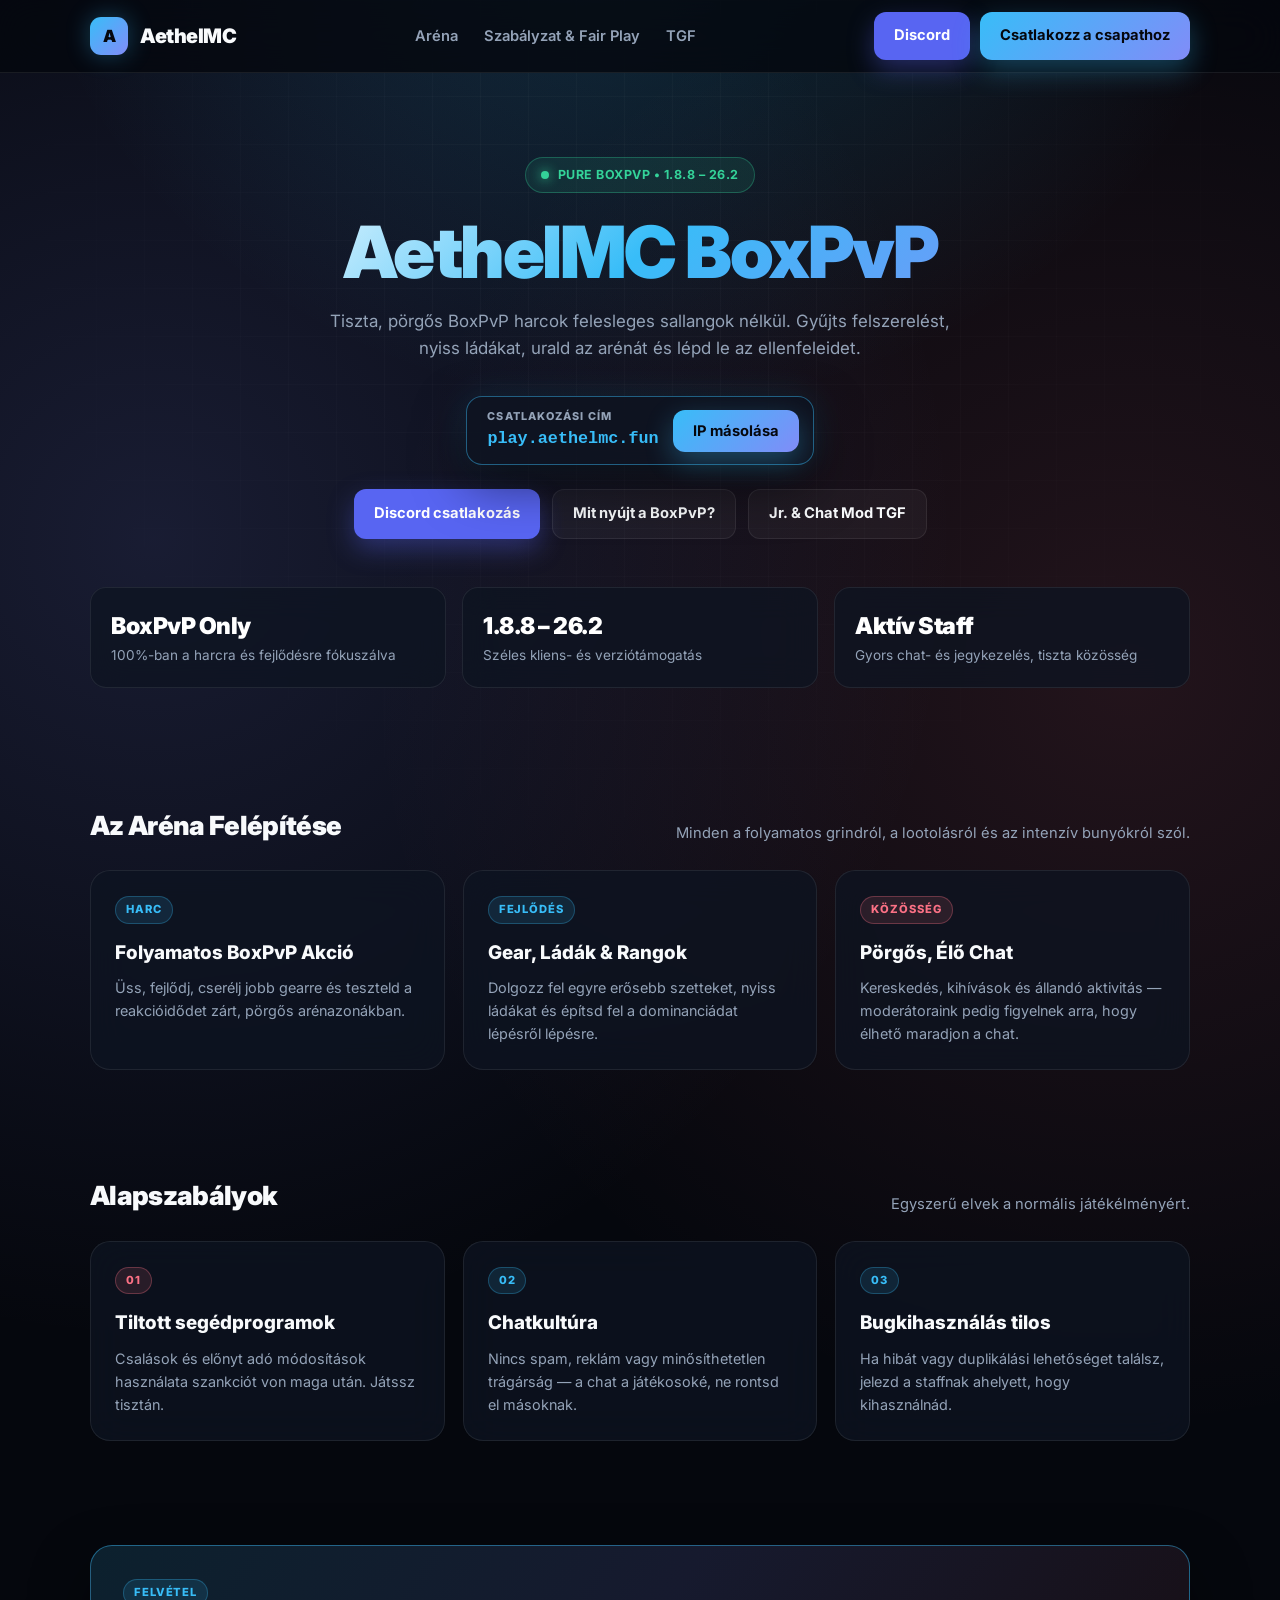
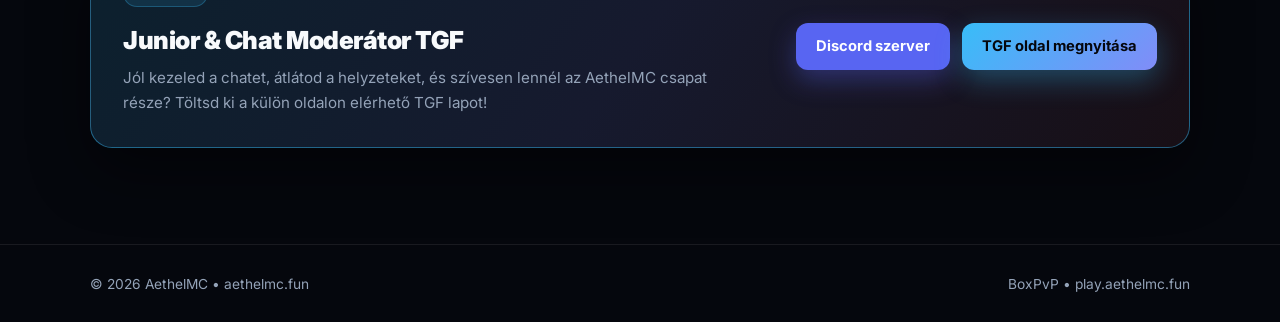
<file: index.html>
<!DOCTYPE html>
<html lang="hu">
<head>
  <meta charset="UTF-8" />
  <meta name="viewport" content="width=device-width, initial-scale=1.0" />
  <title>AethelMC — BoxPvP Arena</title>
  <link rel="preconnect" href="https://fonts.googleapis.com" />
  <link rel="preconnect" href="https://fonts.gstatic.com" crossorigin />
  <link href="https://fonts.googleapis.com/css2?family=Inter:wght@400;500;600;700;800;900&display=swap" rel="stylesheet" />
  <style>
    :root {
      --bg-void: #05070d;
      --bg-panel: rgba(14, 20, 34, 0.76);
      --bg-panel-hover: rgba(20, 29, 48, 0.9);
      --border-subtle: rgba(255, 255, 255, 0.08);
      --border-neon: rgba(56, 189, 248, 0.45);
      --text-main: #f8fafc;
      --text-dim: #94a3b8;
      --cyan: #38bdf8;
      --violet: #818cf8;
      --discord: #5865f2;
      --discord-glow: rgba(88, 101, 242, 0.36);
      --rose: #fb7185;
      --emerald: #34d399;
      --glow-cyan: rgba(56, 189, 248, 0.32);
    }

    * {
      box-sizing: border-box;
      margin: 0;
      padding: 0;
    }

    html {
      scroll-behavior: smooth;
    }

    body {
      font-family: "Inter", system-ui, -apple-system, BlinkMacSystemFont, "Segoe UI", Roboto, sans-serif;
      background-color: var(--bg-void);
      color: var(--text-main);
      min-height: 100vh;
      overflow-x: hidden;
      line-height: 1.6;
      background-image:
        radial-gradient(ellipse 75% 45% at 50% -8%, rgba(56, 189, 248, 0.22), transparent 65%),
        radial-gradient(circle at 12% 28%, rgba(129, 140, 248, 0.16), transparent 45%),
        radial-gradient(circle at 88% 35%, rgba(251, 113, 133, 0.12), transparent 45%),
        linear-gradient(to bottom, rgba(5, 7, 13, 0.2), var(--bg-void));
    }

    .bg-grid {
      position: fixed;
      inset: 0;
      pointer-events: none;
      z-index: 0;
      background-image:
        linear-gradient(rgba(255, 255, 255, 0.025) 1px, transparent 1px),
        linear-gradient(90deg, rgba(255, 255, 255, 0.025) 1px, transparent 1px);
      background-size: 48px 48px;
      mask-image: radial-gradient(circle at 50% 25%, #000 20%, transparent 78%);
      -webkit-mask-image: radial-gradient(circle at 50% 25%, #000 20%, transparent 78%);
    }

    .wrap {
      position: relative;
      z-index: 1;
      max-width: 1140px;
      margin: 0 auto;
      padding: 0 20px;
    }

    /* Fejléc */
    header {
      position: sticky;
      top: 0;
      z-index: 40;
      backdrop-filter: blur(18px);
      -webkit-backdrop-filter: blur(18px);
      background: rgba(5, 7, 13, 0.78);
      border-bottom: 1px solid var(--border-subtle);
    }

    .nav-row {
      display: flex;
      align-items: center;
      justify-content: space-between;
      height: 72px;
      gap: 16px;
    }

    .logo {
      display: inline-flex;
      align-items: center;
      gap: 12px;
      text-decoration: none;
      color: var(--text-main);
      font-weight: 900;
      font-size: 1.25rem;
      letter-spacing: -0.025em;
    }

    .logo-badge {
      width: 38px;
      height: 38px;
      border-radius: 11px;
      display: grid;
      place-items: center;
      font-weight: 900;
      font-size: 1.05rem;
      color: #05070d;
      background: linear-gradient(135deg, var(--cyan), var(--violet));
      box-shadow: 0 0 24px var(--glow-cyan);
    }

    .nav-menu {
      display: flex;
      align-items: center;
      gap: 26px;
      list-style: none;
    }

    .nav-menu a {
      text-decoration: none;
      color: var(--text-dim);
      font-size: 0.92rem;
      font-weight: 600;
      transition: color 0.2s ease;
    }

    .nav-menu a:hover {
      color: var(--text-main);
    }

    .nav-actions {
      display: flex;
      align-items: center;
      gap: 10px;
    }

    .btn {
      display: inline-flex;
      align-items: center;
      justify-content: center;
      gap: 8px;
      border: none;
      border-radius: 12px;
      padding: 12px 20px;
      font-family: inherit;
      font-size: 0.92rem;
      font-weight: 700;
      cursor: pointer;
      text-decoration: none;
      transition: transform 0.15s ease, box-shadow 0.2s ease, background 0.2s ease, border-color 0.2s ease;
    }

    .btn:active {
      transform: scale(0.97);
    }

    .btn-neon {
      background: linear-gradient(135deg, var(--cyan), var(--violet));
      color: #05070d;
      box-shadow: 0 10px 28px var(--glow-cyan);
    }

    .btn-neon:hover {
      box-shadow: 0 14px 36px rgba(56, 189, 248, 0.45);
      transform: translateY(-1px);
    }

    .btn-discord {
      background: var(--discord);
      color: #ffffff;
      box-shadow: 0 10px 26px var(--discord-glow);
    }

    .btn-discord:hover {
      background: #4752c4;
      box-shadow: 0 14px 34px rgba(88, 101, 242, 0.48);
      transform: translateY(-1px);
    }

    .btn-outline {
      background: rgba(255, 255, 255, 0.04);
      color: var(--text-main);
      border: 1px solid var(--border-subtle);
    }

    .btn-outline:hover {
      border-color: var(--border-neon);
      background: rgba(56, 189, 248, 0.08);
    }

    /* Hero */
    .hero {
      padding: 84px 0 64px;
      text-align: center;
    }

    .live-chip {
      display: inline-flex;
      align-items: center;
      gap: 9px;
      padding: 7px 15px;
      border-radius: 999px;
      font-size: 0.78rem;
      font-weight: 700;
      letter-spacing: 0.04em;
      text-transform: uppercase;
      color: var(--emerald);
      background: rgba(52, 211, 153, 0.1);
      border: 1px solid rgba(52, 211, 153, 0.3);
      margin-bottom: 22px;
    }

    .pulse {
      width: 8px;
      height: 8px;
      border-radius: 50%;
      background: var(--emerald);
      box-shadow: 0 0 12px var(--emerald);
    }

    .hero-title {
      font-size: clamp(2.5rem, 7vw, 4.5rem);
      font-weight: 900;
      line-height: 1.04;
      letter-spacing: -0.035em;
      margin-bottom: 18px;
      background: linear-gradient(135deg, #ffffff 10%, var(--cyan) 50%, var(--violet) 95%);
      -webkit-background-clip: text;
      -webkit-text-fill-color: transparent;
    }

    .hero-sub {
      max-width: 640px;
      margin: 0 auto 34px;
      color: var(--text-dim);
      font-size: 1.06rem;
    }

    .ip-dock {
      display: inline-flex;
      align-items: center;
      flex-wrap: wrap;
      justify-content: center;
      gap: 14px;
      padding: 11px 14px 11px 20px;
      border-radius: 16px;
      background: var(--bg-panel);
      backdrop-filter: blur(20px);
      border: 1px solid var(--border-neon);
      box-shadow: 0 20px 50px rgba(0, 0, 0, 0.5), 0 0 35px rgba(56, 189, 248, 0.14);
      margin-bottom: 24px;
    }

    .ip-meta {
      text-align: left;
    }

    .ip-caption {
      display: block;
      font-size: 0.68rem;
      font-weight: 800;
      text-transform: uppercase;
      letter-spacing: 0.1em;
      color: var(--text-dim);
    }

    .ip-addr {
      font-family: ui-monospace, SFMono-Regular, Menlo, Monaco, Consolas, monospace;
      font-size: 1.05rem;
      font-weight: 800;
      color: var(--cyan);
    }

    .hero-cta {
      display: flex;
      justify-content: center;
      flex-wrap: wrap;
      gap: 12px;
    }

    /* Stat sáv */
    .stats-strip {
      display: grid;
      grid-template-columns: repeat(3, minmax(0, 1fr));
      gap: 16px;
      margin-top: 48px;
    }

    .stat-box {
      background: var(--bg-panel);
      backdrop-filter: blur(16px);
      border: 1px solid var(--border-subtle);
      border-radius: 16px;
      padding: 20px;
      text-align: left;
    }

    .stat-num {
      font-size: 1.45rem;
      font-weight: 900;
      letter-spacing: -0.02em;
      color: #ffffff;
    }

    .stat-label {
      font-size: 0.85rem;
      color: var(--text-dim);
    }

    /* Szekciók */
    section {
      padding: 52px 0;
    }

    .sec-header {
      display: flex;
      align-items: flex-end;
      justify-content: space-between;
      flex-wrap: wrap;
      gap: 12px;
      margin-bottom: 24px;
    }

    .sec-title {
      font-size: 1.65rem;
      font-weight: 900;
      letter-spacing: -0.025em;
    }

    .sec-desc {
      color: var(--text-dim);
      font-size: 0.92rem;
    }

    .cards-3 {
      display: grid;
      grid-template-columns: repeat(3, minmax(0, 1fr));
      gap: 18px;
    }

    .arena-card {
      position: relative;
      background: var(--bg-panel);
      backdrop-filter: blur(18px);
      border: 1px solid var(--border-subtle);
      border-radius: 20px;
      padding: 24px;
      transition: transform 0.2s ease, border-color 0.2s ease, background 0.2s ease, box-shadow 0.2s ease;
    }

    .arena-card:hover {
      transform: translateY(-4px);
      background: var(--bg-panel-hover);
      border-color: var(--border-neon);
      box-shadow: 0 20px 45px rgba(0, 0, 0, 0.45);
    }

    .pill {
      display: inline-block;
      font-size: 0.7rem;
      font-weight: 800;
      text-transform: uppercase;
      letter-spacing: 0.08em;
      padding: 4px 10px;
      border-radius: 999px;
      margin-bottom: 14px;
      color: var(--cyan);
      background: rgba(56, 189, 248, 0.12);
      border: 1px solid rgba(56, 189, 248, 0.28);
    }

    .pill-rose {
      color: var(--rose);
      background: rgba(251, 113, 133, 0.12);
      border-color: rgba(251, 113, 133, 0.3);
    }

    .arena-card h3 {
      font-size: 1.18rem;
      font-weight: 800;
      margin-bottom: 8px;
    }

    .arena-card p {
      color: var(--text-dim);
      font-size: 0.9rem;
    }

    /* TGF Banner */
    .tgf-banner {
      display: flex;
      align-items: center;
      justify-content: space-between;
      flex-wrap: wrap;
      gap: 24px;
      padding: 32px;
      border-radius: 22px;
      background:
        linear-gradient(125deg, rgba(56, 189, 248, 0.14), rgba(129, 140, 248, 0.14), rgba(251, 113, 133, 0.08));
      border: 1px solid var(--border-neon);
      box-shadow: 0 24px 60px rgba(0, 0, 0, 0.45);
    }

    .tgf-banner h2 {
      font-size: 1.55rem;
      font-weight: 900;
      letter-spacing: -0.02em;
      margin-bottom: 6px;
    }

    .tgf-banner p {
      color: var(--text-dim);
      max-width: 620px;
      font-size: 0.95rem;
    }

    .banner-actions {
      display: flex;
      flex-wrap: wrap;
      gap: 12px;
    }

    /* Lábléc */
    footer {
      margin-top: 44px;
      padding: 28px 0;
      border-top: 1px solid var(--border-subtle);
      color: var(--text-dim);
      font-size: 0.86rem;
    }

    .foot-row {
      display: flex;
      align-items: center;
      justify-content: space-between;
      flex-wrap: wrap;
      gap: 12px;
    }

    /* Toast */
    .toast {
      position: fixed;
      bottom: 24px;
      right: 24px;
      z-index: 90;
      background: #0b1220;
      color: var(--emerald);
      border: 1px solid rgba(52, 211, 153, 0.45);
      padding: 12px 18px;
      border-radius: 12px;
      font-size: 0.88rem;
      font-weight: 700;
      box-shadow: 0 16px 36px rgba(0, 0, 0, 0.55);
      opacity: 0;
      transform: translateY(12px);
      pointer-events: none;
      transition: opacity 0.2s ease, transform 0.2s ease;
    }

    .toast.visible {
      opacity: 1;
      transform: translateY(0);
    }

    @media (max-width: 820px) {
      .stats-strip,
      .cards-3 {
        grid-template-columns: 1fr;
      }
      .nav-menu {
        display: none;
      }
      .hero {
        padding: 60px 0 44px;
      }
    }
  </style>
</head>
<body>
  <div class="bg-grid" aria-hidden="true"></div>

  <header>
    <div class="wrap nav-row">
      <a href="#" class="logo">
        <span class="logo-badge">A</span>
        <span>AethelMC</span>
      </a>

      <ul class="nav-menu">
        <li><a href="#arena">Aréna</a></li>
        <li><a href="#rules">Szabályzat &amp; Fair Play</a></li>
        <li><a href="tgf.html">TGF</a></li>
      </ul>

      <div class="nav-actions">
        <a href="https://discord.gg/yTTQhZaFwf" target="_blank" rel="noopener noreferrer" class="btn btn-discord">Discord</a>
        <a href="tgf.html" class="btn btn-neon">Csatlakozz a csapathoz</a>
      </div>
    </div>
  </header>

  <main>
    <section class="hero">
      <div class="wrap">
        <div class="live-chip">
          <span class="pulse"></span>
          <span>Pure BoxPvP • 1.8.8 – 26.2</span>
        </div>

        <h1 class="hero-title">AethelMC BoxPvP</h1>
        <p class="hero-sub">
          Tiszta, pörgős BoxPvP harcok felesleges sallangok nélkül. Gyűjts felszerelést, nyiss ládákat, urald az arénát és lépd le az ellenfeleidet.
        </p>

        <div class="ip-dock">
          <div class="ip-meta">
            <span class="ip-caption">Csatlakozási cím</span>
            <span class="ip-addr" id="mc-ip">play.aethelmc.fun</span>
          </div>
          <button type="button" class="btn btn-neon" id="copy-ip">IP másolása</button>
        </div>

        <div class="hero-cta">
          <a href="https://discord.gg/yTTQhZaFwf" target="_blank" rel="noopener noreferrer" class="btn btn-discord">Discord csatlakozás</a>
          <a href="#arena" class="btn btn-outline">Mit nyújt a BoxPvP?</a>
          <a href="tgf.html" class="btn btn-outline">Jr. &amp; Chat Mod TGF</a>
        </div>

        <div class="stats-strip">
          <div class="stat-box">
            <div class="stat-num">BoxPvP Only</div>
            <div class="stat-label">100%-ban a harcra és fejlődésre fókuszálva</div>
          </div>
          <div class="stat-box">
            <div class="stat-num">1.8.8 – 26.2</div>
            <div class="stat-label">Széles kliens- és verziótámogatás</div>
          </div>
          <div class="stat-box">
            <div class="stat-num">Aktív Staff</div>
            <div class="stat-label">Gyors chat- és jegykezelés, tiszta közösség</div>
          </div>
        </div>
      </div>
    </section>

    <section id="arena">
      <div class="wrap">
        <div class="sec-header">
          <h2 class="sec-title">Az Aréna Felépítése</h2>
          <p class="sec-desc">Minden a folyamatos grindról, a lootolásról és az intenzív bunyókról szól.</p>
        </div>

        <div class="cards-3">
          <article class="arena-card">
            <span class="pill">Harc</span>
            <h3>Folyamatos BoxPvP Akció</h3>
            <p>Üss, fejlődj, cserélj jobb gearre és teszteld a reakcióidődet zárt, pörgős arénazonákban.</p>
          </article>

          <article class="arena-card">
            <span class="pill">Fejlődés</span>
            <h3>Gear, Ládák &amp; Rangok</h3>
            <p>Dolgozz fel egyre erősebb szetteket, nyiss ládákat és építsd fel a dominanciádat lépésről lépésre.</p>
          </article>

          <article class="arena-card">
            <span class="pill pill-rose">Közösség</span>
            <h3>Pörgős, Élő Chat</h3>
            <p>Kereskedés, kihívások és állandó aktivitás — moderátoraink pedig figyelnek arra, hogy élhető maradjon a chat.</p>
          </article>
        </div>
      </div>
    </section>

    <section id="rules">
      <div class="wrap">
        <div class="sec-header">
          <h2 class="sec-title">Alapszabályok</h2>
          <p class="sec-desc">Egyszerű elvek a normális játékélményért.</p>
        </div>

        <div class="cards-3">
          <article class="arena-card">
            <span class="pill pill-rose">01</span>
            <h3>Tiltott segédprogramok</h3>
            <p>Csalások és előnyt adó módosítások használata szankciót von maga után. Játssz tisztán.</p>
          </article>

          <article class="arena-card">
            <span class="pill">02</span>
            <h3>Chatkultúra</h3>
            <p>Nincs spam, reklám vagy minősíthetetlen trágárság — a chat a játékosoké, ne rontsd el másoknak.</p>
          </article>

          <article class="arena-card">
            <span class="pill">03</span>
            <h3>Bugkihasználás tilos</h3>
            <p>Ha hibát vagy duplikálási lehetőséget találsz, jelezd a staffnak ahelyett, hogy kihasználnád.</p>
          </article>
        </div>
      </div>
    </section>

    <section>
      <div class="wrap">
        <div class="tgf-banner">
          <div>
            <span class="pill">Felvétel</span>
            <h2>Junior &amp; Chat Moderátor TGF</h2>
            <p>
              Jól kezeled a chatet, átlátod a helyzeteket, és szívesen lennél az AethelMC csapat része? Töltsd ki a külön oldalon elérhető TGF lapot!
            </p>
          </div>
          <div class="banner-actions">
            <a href="https://discord.gg/yTTQhZaFwf" target="_blank" rel="noopener noreferrer" class="btn btn-discord">Discord szerver</a>
            <a href="tgf.html" class="btn btn-neon">TGF oldal megnyitása</a>
          </div>
        </div>
      </div>
    </section>
  </main>

  <footer>
    <div class="wrap foot-row">
      <span>© <span id="yr"></span> AethelMC • aethelmc.fun</span>
      <span>BoxPvP • play.aethelmc.fun</span>
    </div>
  </footer>

  <div class="toast" id="toast">IP másolva: play.aethelmc.fun</div>

  <script>
    (function () {
      const btn = document.getElementById("copy-ip");
      const ip = document.getElementById("mc-ip").textContent.trim();
      const toast = document.getElementById("toast");
      document.getElementById("yr").textContent = new Date().getFullYear();

      let timer;
      function notify(msg) {
        toast.textContent = msg;
        toast.classList.add("visible");
        clearTimeout(timer);
        timer = setTimeout(() => toast.classList.remove("visible"), 2200);
      }

      btn.addEventListener("click", async function () {
        try {
          await navigator.clipboard.writeText(ip);
          notify("IP másolva: " + ip);
        } catch {
          notify("Másold ki kézzel: " + ip);
        }
      });
    })();
  </script>
</body>
</html>
</file>
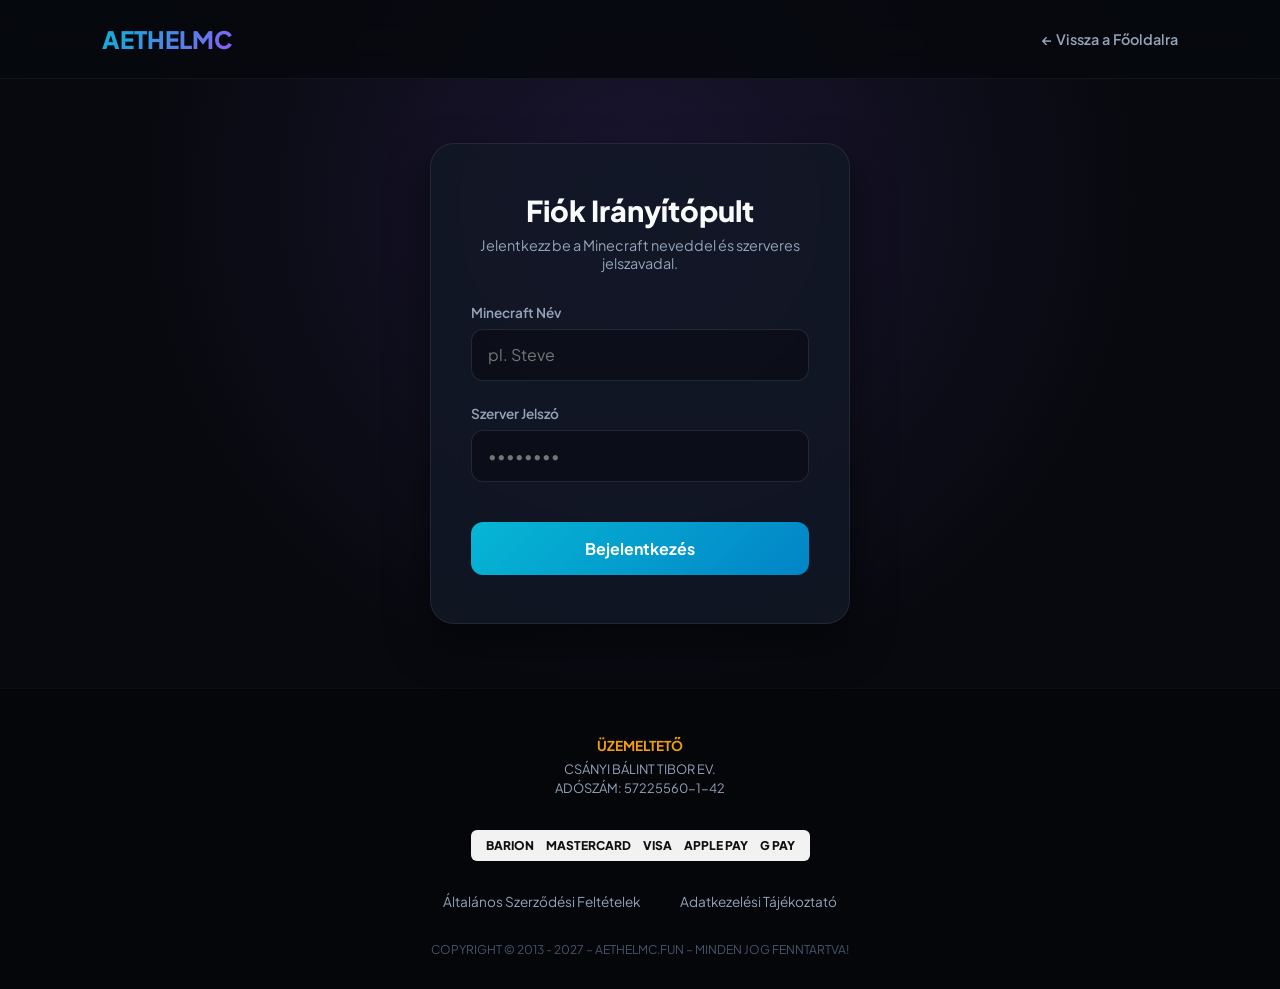
<file: dashboard.html>
<!DOCTYPE html>
<html lang="hu">
<head>
    <meta charset="UTF-8">
    <meta name="viewport" content="width=device-width, initial-scale=1.0">
    <title>AethelMC | Fiók Bejelentkezés</title>
    <link href="https://fonts.googleapis.com/css2?family=Plus+Jakarta+Sans:wght@400;600;700;800&family=JetBrains+Mono:wght@500&display=swap" rel="stylesheet">
    <style>
        :root {
            --bg-primary: #07090e;
            --bg-card: rgba(18, 24, 38, 0.85);
            --accent-purple: #8b5cf6;
            --accent-cyan: #06b6d4;
            --text-main: #f8fafc;
            --text-muted: #94a3b8;
        }

        * {
            margin: 0;
            padding: 0;
            box-sizing: border-box;
            font-family: 'Plus Jakarta Sans', sans-serif;
        }

        body {
            background-color: var(--bg-primary);
            color: var(--text-main);
            min-height: 100vh;
            display: flex;
            flex-direction: column;
            justify-content: space-between;
            background-image: 
                radial-gradient(circle at 50% 20%, rgba(139, 92, 246, 0.15) 0%, transparent 50%);
        }

        header {
            display: flex;
            justify-content: space-between;
            align-items: center;
            padding: 1.5rem 8%;
            background: rgba(7, 9, 14, 0.85);
            backdrop-filter: blur(16px);
            border-bottom: 1px solid rgba(255, 255, 255, 0.05);
        }

        .logo {
            font-size: 1.5rem;
            font-weight: 800;
            background: linear-gradient(135deg, var(--accent-cyan), var(--accent-purple));
            -webkit-background-clip: text;
            -webkit-text-fill-color: transparent;
            text-decoration: none;
        }

        .login-wrapper {
            display: flex;
            justify-content: center;
            align-items: center;
            padding: 4rem 1rem;
            flex-grow: 1;
        }

        .login-card {
            background: var(--bg-card);
            border: 1px solid rgba(255, 255, 255, 0.08);
            border-radius: 24px;
            padding: 3rem 2.5rem;
            width: 100%;
            max-width: 420px;
            backdrop-filter: blur(16px);
            box-shadow: 0 20px 40px rgba(0,0,0,0.5);
        }

        .login-card h2 {
            font-size: 1.8rem;
            font-weight: 800;
            margin-bottom: 0.5rem;
            text-align: center;
        }

        .login-card p {
            color: var(--text-muted);
            font-size: 0.9rem;
            text-align: center;
            margin-bottom: 2rem;
        }

        .form-group {
            margin-bottom: 1.5rem;
        }

        .form-group label {
            display: block;
            font-size: 0.85rem;
            font-weight: 600;
            margin-bottom: 0.5rem;
            color: var(--text-muted);
        }

        .form-group input {
            width: 100%;
            background: rgba(0, 0, 0, 0.3);
            border: 1px solid rgba(255, 255, 255, 0.1);
            padding: 0.9rem 1rem;
            border-radius: 12px;
            color: white;
            font-size: 1rem;
            outline: none;
            transition: border-color 0.2s;
        }

        .form-group input:focus {
            border-color: var(--accent-cyan);
        }

        .btn-submit {
            background: linear-gradient(135deg, var(--accent-cyan), #0284c7);
            color: white;
            border: none;
            width: 100%;
            padding: 1rem;
            border-radius: 12px;
            font-weight: 700;
            font-size: 1rem;
            cursor: pointer;
            transition: opacity 0.2s;
            margin-top: 1rem;
        }

        .btn-submit:hover {
            opacity: 0.9;
        }

        footer {
            background: #04060a;
            padding: 3rem 2rem 2rem 2rem;
            text-align: center;
            border-top: 1px solid rgba(255, 255, 255, 0.03);
        }

        .operator-box {
            margin-bottom: 2rem;
        }

        .operator-title {
            color: #f59e0b;
            font-weight: 700;
            font-size: 0.85rem;
            margin-bottom: 0.4rem;
        }

        .operator-details {
            color: var(--text-muted);
            font-size: 0.8rem;
            line-height: 1.5;
        }

        .payment-icons {
            background: rgba(255, 255, 255, 0.95);
            padding: 8px 15px;
            border-radius: 6px;
            display: inline-flex;
            gap: 12px;
            align-items: center;
            margin-bottom: 2rem;
            font-weight: 800;
            color: #111;
            font-size: 0.75rem;
        }

        .footer-links {
            display: flex;
            justify-content: center;
            gap: 2.5rem;
            margin-bottom: 2rem;
            font-size: 0.85rem;
        }

        .footer-links a {
            color: var(--text-muted);
            text-decoration: none;
        }

        .copyright {
            color: #475569;
            font-size: 0.75rem;
        }
    </style>
</head>
<body>

    <header>
        <a href="index.html" class="logo">AETHELMC</a>
        <a href="index.html" style="color: var(--text-muted); text-decoration: none; font-size: 0.9rem; font-weight: 600;">← Vissza a Főoldalra</a>
    </header>

    <div class="login-wrapper">
        <div class="login-card">
            <h2>Fiók Irányítópult</h2>
            <p>Jelentkezz be a Minecraft neveddel és szerveres jelszavadal.</p>
            
            <form onsubmit="handleLogin(event)">
                <div class="form-group">
                    <label>Minecraft Név</label>
                    <input type="text" id="mcName" placeholder="pl. Steve" required>
                </div>
                
                <div class="form-group">
                    <label>Szerver Jelszó</label>
                    <input type="password" id="mcPassword" placeholder="••••••••" required>
                </div>

                <button type="submit" class="btn-submit">Bejelentkezés</button>
            </form>
        </div>
    </div>

    <footer>
        <div class="operator-box">
            <div class="operator-title">ÜZEMELTETŐ</div>
            <div class="operator-details">
                CSÁNYI BÁLINT TIBOR EV.<br>
                ADÓSZÁM: 57225560-1-42
            </div>
        </div>
        <div class="payment-icons">
            <span>BARION</span>
            <span>MASTERCARD</span>
            <span>VISA</span>
            <span>APPLE PAY</span>
            <span>G PAY</span>
        </div>
        <div class="footer-links">
            <a href="#">Általános Szerződési Feltételek</a>
            <a href="#">Adatkezelési Tájékoztató</a>
        </div>
        <div class="copyright">
            COPYRIGHT © 2013 - 2027 – AETHELMC.FUN – MINDEN JOG FENNTARTVA!
        </div>
    </footer>

    <script>
        function handleLogin(event) {
            event.preventDefault();
            const name = document.getElementById('mcName').value;
            alert('Sikeres teszt bejelentkezés, ' + name + '! (Itt kapcsolható majd össze a szerver adatbázisával).');
        }
    </script>
</body>
</html>
</file>
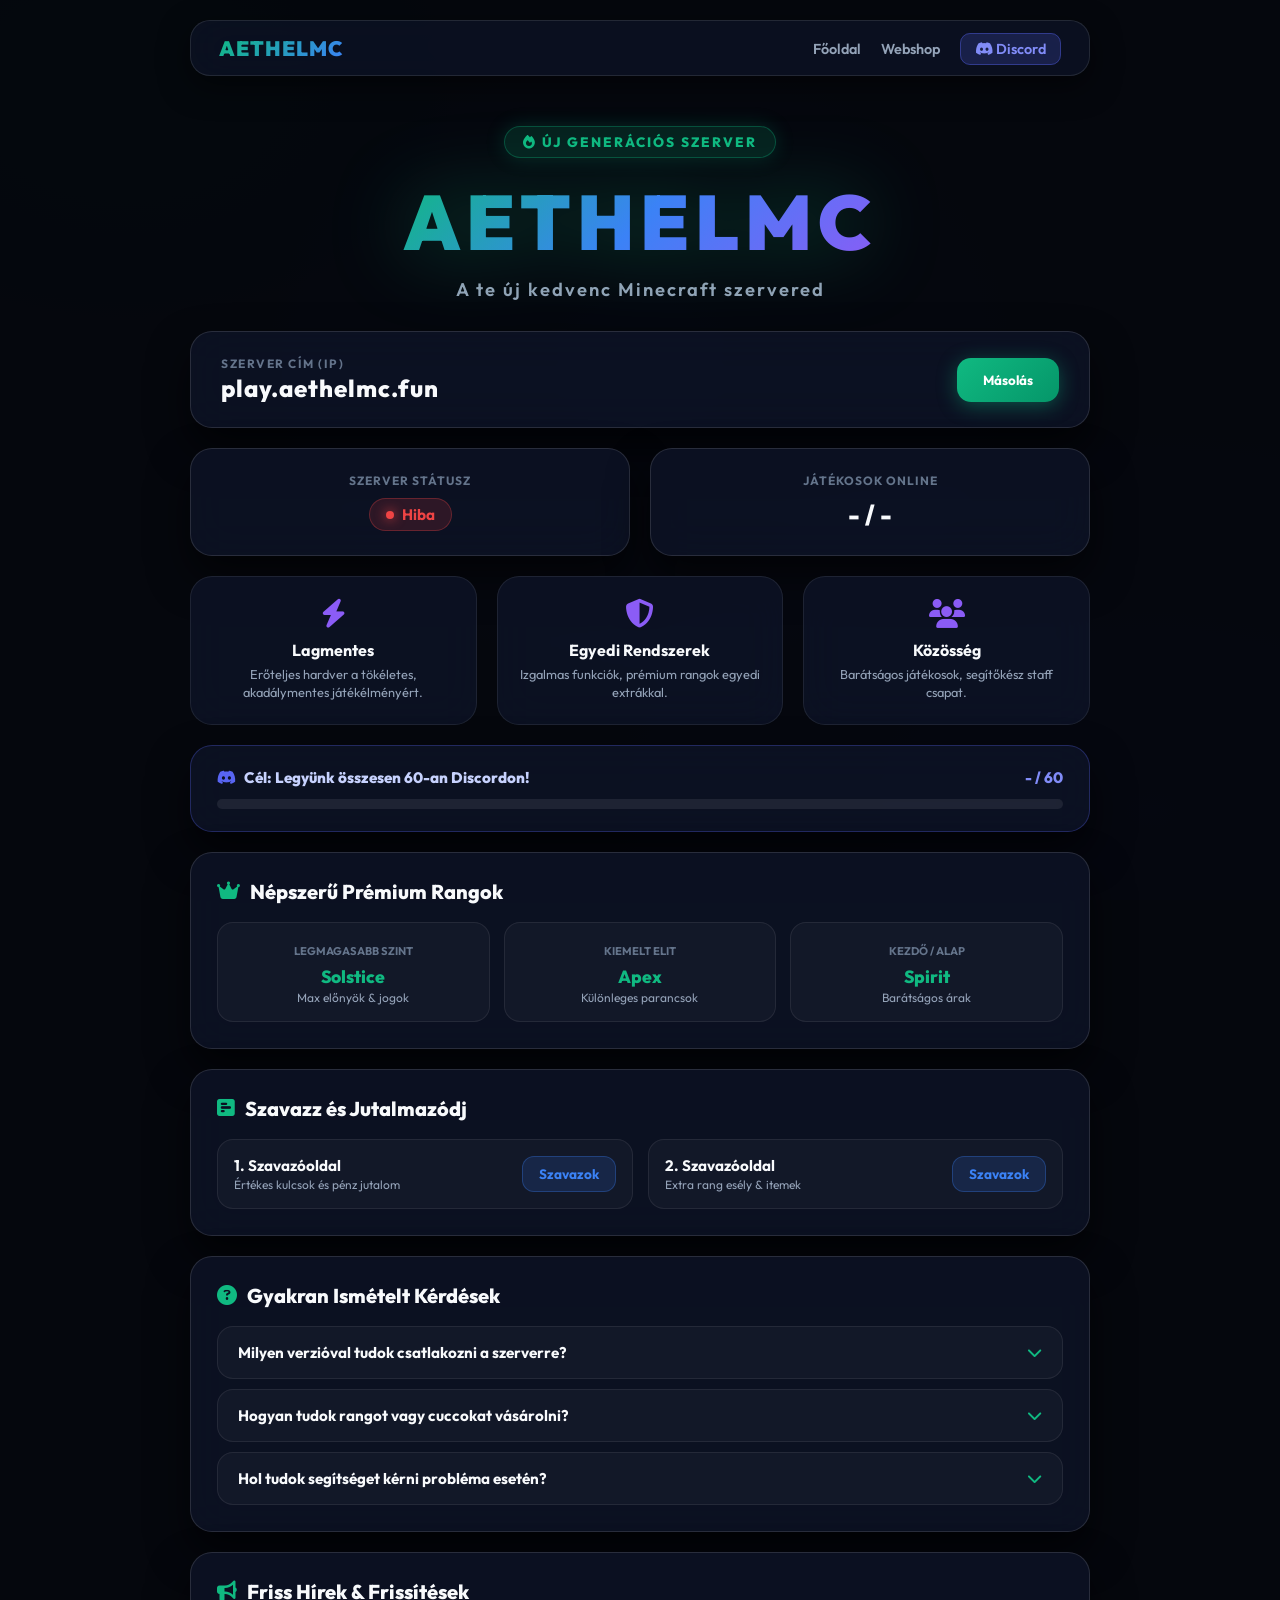
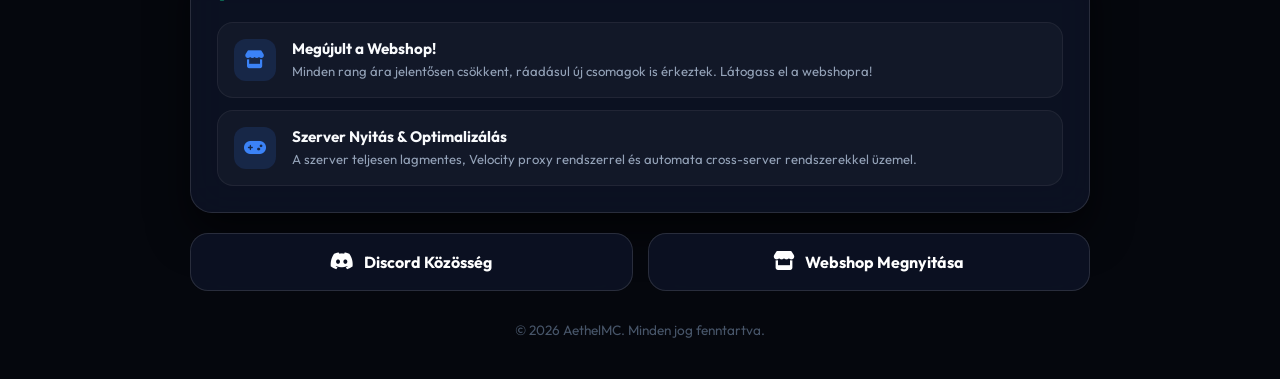
<file: indexx.html>
<!DOCTYPE html>
<html lang="hu">
<head>
    <meta charset="UTF-8">
    <meta name="viewport" content="width=device-width, initial-scale=1.0">
    <title>AethelMC | Főoldal</title>
    <!-- Google Fonts -->
    <link href="https://fonts.googleapis.com/css2?family=Outfit:wght@400;600;800;900&display=swap" rel="stylesheet">
    <!-- FontAwesome ikonok -->
    <link rel="stylesheet" href="https://cdnjs.cloudflare.com/ajax/libs/font-awesome/6.4.0/css/all.min.css">
    
    <style>
        * {
            margin: 0;
            padding: 0;
            box-sizing: border-box;
            font-family: 'Outfit', sans-serif;
            scroll-behavior: smooth;
        }

        body {
            background-color: #05070d;
            background-image: 
                radial-gradient(at 10% 10%, rgba(16, 185, 129, 0.22) 0px, transparent 40%),
                radial-gradient(at 90% 90%, rgba(88, 101, 242, 0.22) 0px, transparent 40%),
                radial-gradient(at 50% 40%, rgba(59, 130, 246, 0.15) 0px, transparent 55%),
                url('https://images.unsplash.com/photo-1607604276583-eef5d076aa5f?q=80&w=1920&auto=format&fit=crop');
            background-blend-mode: overlay;
            background-size: cover;
            background-position: center;
            background-attachment: fixed;
            color: #ffffff;
            min-height: 100vh;
            display: flex;
            flex-direction: column;
            align-items: center;
            padding: 0 20px 40px 20px;
        }

        /* Lebegő Navigációs Sáv */
        nav {
            width: 100%;
            max-width: 900px;
            background: rgba(13, 19, 38, 0.75);
            backdrop-filter: blur(20px);
            border: 1px solid rgba(255, 255, 255, 0.1);
            padding: 14px 28px;
            border-radius: 20px;
            display: flex;
            justify-content: space-between;
            align-items: center;
            margin-top: 20px;
            box-shadow: 0 10px 30px rgba(0, 0, 0, 0.5);
            position: sticky;
            top: 20px;
            z-index: 1000;
        }

        .nav-logo {
            font-weight: 900;
            font-size: 1.3rem;
            background: linear-gradient(135deg, #10b981 0%, #3b82f6 100%);
            -webkit-background-clip: text;
            -webkit-text-fill-color: transparent;
            text-decoration: none;
            letter-spacing: 1px;
        }

        .nav-links {
            display: flex;
            gap: 20px;
            list-style: none;
            align-items: center;
        }

        .nav-links a {
            color: #94a3b8;
            text-decoration: none;
            font-weight: 600;
            font-size: 0.9rem;
            transition: 0.2s;
        }

        .nav-links a:hover {
            color: #10b981;
        }

        .nav-discord-btn {
            background: rgba(88, 101, 242, 0.2);
            border: 1px solid rgba(88, 101, 242, 0.4);
            color: #818cf8 !important;
            padding: 6px 14px;
            border-radius: 10px;
            transition: 0.2s;
        }

        .nav-discord-btn:hover {
            background: #5865F2;
            color: white !important;
            box-shadow: 0 0 15px rgba(88, 101, 242, 0.5);
        }

        /* Fő fejléc */
        header {
            text-align: center;
            margin: 50px 0 30px 0;
            animation: fadeInDown 1s ease;
        }

        .badge-top {
            display: inline-block;
            background: rgba(16, 185, 129, 0.15);
            border: 1px solid rgba(16, 185, 129, 0.3);
            color: #10b981;
            padding: 6px 18px;
            border-radius: 50px;
            font-size: 0.85rem;
            font-weight: 800;
            text-transform: uppercase;
            letter-spacing: 2px;
            margin-bottom: 15px;
            box-shadow: 0 0 20px rgba(16, 185, 129, 0.2);
        }

        header h1 {
            font-size: 4.8rem;
            font-weight: 900;
            letter-spacing: 6px;
            background: linear-gradient(135deg, #10b981 0%, #3b82f6 50%, #8b5cf6 100%);
            -webkit-background-clip: text;
            -webkit-text-fill-color: transparent;
            text-transform: uppercase;
            filter: drop-shadow(0 0 40px rgba(16, 185, 129, 0.4));
        }

        header p {
            font-size: 1.15rem;
            color: #94a3b8;
            margin-top: 8px;
            letter-spacing: 2px;
            font-weight: 600;
        }

        /* Tartalom doboz */
        .container {
            width: 100%;
            max-width: 900px;
            display: flex;
            flex-direction: column;
            gap: 20px;
            animation: fadeInUp 1s ease;
        }

        /* IP másoló kártya */
        .ip-card {
            background: rgba(13, 19, 38, 0.85);
            border: 1px solid rgba(255, 255, 255, 0.12);
            padding: 24px 30px;
            border-radius: 22px;
            display: flex;
            justify-content: space-between;
            align-items: center;
            backdrop-filter: blur(20px);
            box-shadow: 0 20px 40px rgba(0, 0, 0, 0.6);
            transition: 0.3s ease;
        }

        .ip-card:hover {
            border-color: rgba(16, 185, 129, 0.6);
            transform: translateY(-3px);
            box-shadow: 0 25px 50px rgba(16, 185, 129, 0.2);
        }

        .ip-info span {
            display: block;
            font-size: 0.75rem;
            color: #64748b;
            text-transform: uppercase;
            font-weight: 700;
            letter-spacing: 1.5px;
        }

        .ip-info h3 {
            font-size: 1.5rem;
            font-weight: 800;
            color: #f8fafc;
            letter-spacing: 1px;
            margin-top: 2px;
        }

        .btn-copy {
            background: linear-gradient(135deg, #10b981 0%, #059669 100%);
            color: white;
            border: none;
            padding: 14px 26px;
            border-radius: 14px;
            font-weight: 700;
            cursor: pointer;
            transition: 0.2s;
            box-shadow: 0 4px 20px rgba(16, 185, 129, 0.4);
        }

        .btn-copy:hover {
            transform: scale(1.06);
            box-shadow: 0 6px 25px rgba(16, 185, 129, 0.6);
        }

        /* Státusz és adatok kártya */
        .status-grid {
            display: grid;
            grid-template-columns: 1fr 1fr;
            gap: 20px;
        }

        .card {
            background: rgba(13, 19, 38, 0.85);
            border: 1px solid rgba(255, 255, 255, 0.12);
            padding: 24px;
            border-radius: 22px;
            backdrop-filter: blur(20px);
            box-shadow: 0 20px 40px rgba(0, 0, 0, 0.6);
            text-align: center;
            transition: 0.3s ease;
        }

        .card:hover {
            border-color: rgba(59, 130, 246, 0.5);
            transform: translateY(-3px);
        }

        .card-title {
            font-size: 0.75rem;
            color: #64748b;
            text-transform: uppercase;
            font-weight: 700;
            letter-spacing: 1px;
            margin-bottom: 10px;
        }

        .status-badge {
            display: inline-flex;
            align-items: center;
            gap: 8px;
            padding: 6px 16px;
            border-radius: 50px;
            font-weight: 700;
            font-size: 0.95rem;
        }

        .badge-online {
            background: rgba(16, 185, 129, 0.15);
            color: #10b981;
            border: 1px solid rgba(16, 185, 129, 0.3);
        }

        .badge-offline {
            background: rgba(239, 68, 68, 0.15);
            color: #ef4444;
            border: 1px solid rgba(239, 68, 68, 0.3);
        }

        .pulse {
            width: 8px;
            height: 8px;
            border-radius: 50%;
            animation: pulse 2s infinite;
        }
        .badge-online .pulse { background: #10b981; box-shadow: 0 0 12px #10b981; }
        .badge-offline .pulse { background: #ef4444; box-shadow: 0 0 12px #ef4444; }

        .stat-value {
            font-size: 1.6rem;
            font-weight: 800;
            color: #f8fafc;
            margin-top: 4px;
        }

        /* Funkciók / Miért válassz minket? */
        .features-grid {
            display: grid;
            grid-template-columns: repeat(3, 1fr);
            gap: 20px;
        }

        .feature-card {
            background: rgba(13, 19, 38, 0.85);
            border: 1px solid rgba(255, 255, 255, 0.08);
            padding: 22px 18px;
            border-radius: 22px;
            text-align: center;
            backdrop-filter: blur(20px);
            transition: 0.3s;
        }

        .feature-card:hover {
            border-color: rgba(139, 92, 246, 0.4);
            transform: translateY(-3px);
        }

        .feature-card i {
            font-size: 1.8rem;
            color: #8b5cf6;
            margin-bottom: 12px;
        }

        .feature-card h4 {
            font-size: 1rem;
            font-weight: 700;
            color: #f8fafc;
            margin-bottom: 6px;
        }

        .feature-card p {
            font-size: 0.8rem;
            color: #94a3b8;
            line-height: 1.4;
        }

        /* Discord Célkitűzés kártya */
        .goal-card {
            background: rgba(13, 19, 38, 0.85);
            border: 1px solid rgba(88, 101, 242, 0.3);
            padding: 22px 26px;
            border-radius: 22px;
            backdrop-filter: blur(20px);
            box-shadow: 0 20px 40px rgba(0, 0, 0, 0.6);
        }

        .goal-header {
            display: flex;
            justify-content: space-between;
            align-items: center;
            margin-bottom: 12px;
        }

        .goal-title {
            font-size: 0.95rem;
            font-weight: 800;
            color: #c7d2fe;
            display: flex;
            align-items: center;
            gap: 8px;
        }

        .goal-title i {
            color: #5865F2;
        }

        .goal-count {
            font-size: 0.95rem;
            font-weight: 800;
            color: #818cf8;
        }

        .progress-bar {
            width: 100%;
            height: 10px;
            background: rgba(255, 255, 255, 0.08);
            border-radius: 50px;
            overflow: hidden;
            position: relative;
        }

        .progress-fill {
            height: 100%;
            background: linear-gradient(90deg, #5865F2, #10b981);
            border-radius: 50px;
            width: 0%;
            transition: width 1s ease;
            box-shadow: 0 0 15px rgba(88, 101, 242, 0.5);
        }

        /* Szekció Dobozok Alapstílusa */
        .section-box {
            background: rgba(13, 19, 38, 0.85);
            border: 1px solid rgba(255, 255, 255, 0.12);
            padding: 26px;
            border-radius: 22px;
            backdrop-filter: blur(20px);
            box-shadow: 0 20px 40px rgba(0, 0, 0, 0.6);
        }

        .section-box h3 {
            font-size: 1.25rem;
            font-weight: 800;
            color: #f8fafc;
            margin-bottom: 18px;
            display: flex;
            align-items: center;
            gap: 10px;
        }

        .section-box h3 i {
            color: #10b981;
        }

        /* Rangok Ízelítő */
        .ranks-preview {
            display: grid;
            grid-template-columns: repeat(3, 1fr);
            gap: 14px;
        }

        .rank-item {
            background: rgba(255, 255, 255, 0.03);
            border: 1px solid rgba(255, 255, 255, 0.08);
            padding: 16px 12px;
            border-radius: 16px;
            text-align: center;
            transition: 0.3s;
        }

        .rank-item:hover {
            border-color: rgba(16, 185, 129, 0.4);
            transform: translateY(-2px);
        }

        .rank-item span {
            font-size: 0.7rem;
            color: #64748b;
            text-transform: uppercase;
            font-weight: 700;
        }

        .rank-item h5 {
            font-size: 1.1rem;
            font-weight: 800;
            color: #10b981;
            margin: 6px 0 2px 0;
        }

        /* ÚJ: Szavazás & Jutalmak Grid */
        .vote-grid {
            display: grid;
            grid-template-columns: 1fr 1fr;
            gap: 15px;
        }

        .vote-card {
            background: rgba(255, 255, 255, 0.03);
            border: 1px solid rgba(255, 255, 255, 0.08);
            padding: 16px;
            border-radius: 16px;
            display: flex;
            justify-content: space-between;
            align-items: center;
            transition: 0.3s;
        }

        .vote-card:hover {
            border-color: rgba(59, 130, 246, 0.4);
        }

        .vote-info h5 {
            font-size: 0.95rem;
            font-weight: 700;
            color: #f8fafc;
            margin-bottom: 2px;
        }

        .vote-info p {
            font-size: 0.75rem;
            color: #94a3b8;
        }

        .vote-btn {
            background: rgba(59, 130, 246, 0.15);
            border: 1px solid rgba(59, 130, 246, 0.3);
            color: #3b82f6;
            padding: 8px 16px;
            border-radius: 12px;
            font-weight: 700;
            font-size: 0.85rem;
            text-decoration: none;
            transition: 0.2s;
        }

        .vote-btn:hover {
            background: #3b82f6;
            color: white;
            box-shadow: 0 0 15px rgba(59, 130, 246, 0.4);
        }

        /* ÚJ: GYIK Harmonika */
        .faq-item {
            background: rgba(255, 255, 255, 0.03);
            border: 1px solid rgba(255, 255, 255, 0.08);
            border-radius: 16px;
            margin-bottom: 10px;
            overflow: hidden;
            transition: 0.3s;
        }

        .faq-item:last-child { margin-bottom: 0; }

        .faq-question {
            padding: 16px 20px;
            font-size: 0.95rem;
            font-weight: 700;
            color: #f8fafc;
            display: flex;
            justify-content: space-between;
            align-items: center;
            cursor: pointer;
        }

        .faq-question i {
            color: #10b981;
            transition: transform 0.3s;
        }

        .faq-answer {
            padding: 0 20px;
            max-height: 0;
            overflow: hidden;
            font-size: 0.85rem;
            color: #94a3b8;
            line-height: 1.5;
            transition: max-height 0.3s ease, padding 0.3s ease;
        }

        .faq-item.active .faq-answer {
            padding: 0 20px 16px 20px;
            max-height: 150px;
        }

        .faq-item.active .faq-question i {
            transform: rotate(180deg);
        }

        /* Hírek */
        .news-item {
            display: flex;
            gap: 16px;
            align-items: flex-start;
            background: rgba(255, 255, 255, 0.03);
            border: 1px solid rgba(255, 255, 255, 0.06);
            padding: 16px;
            border-radius: 16px;
            margin-bottom: 12px;
        }

        .news-item:last-child { margin-bottom: 0; }

        .news-icon {
            background: rgba(59, 130, 246, 0.15);
            color: #3b82f6;
            width: 42px;
            height: 42px;
            border-radius: 12px;
            display: flex;
            align-items: center;
            justify-content: center;
            font-size: 1.1rem;
            flex-shrink: 0;
        }

        .news-content h5 {
            font-size: 0.95rem;
            font-weight: 700;
            color: #f8fafc;
            margin-bottom: 4px;
        }

        .news-content p {
            font-size: 0.82rem;
            color: #94a3b8;
            line-height: 1.4;
        }

        /* Discord és Shop gombok */
        .social-grid {
            display: grid;
            grid-template-columns: 1fr 1fr;
            gap: 15px;
        }

        .social-btn {
            background: rgba(13, 19, 38, 0.85);
            border: 1px solid rgba(255, 255, 255, 0.12);
            padding: 18px;
            border-radius: 18px;
            color: white;
            text-decoration: none;
            font-weight: 700;
            display: flex;
            align-items: center;
            justify-content: center;
            gap: 10px;
            transition: 0.3s;
            backdrop-filter: blur(20px);
        }

        .discord-btn:hover {
            background: #5865F2;
            border-color: #5865F2;
            box-shadow: 0 10px 30px rgba(88, 101, 242, 0.5);
            transform: translateY(-3px);
        }

        .shop-btn:hover {
            background: #3b82f6;
            border-color: #3b82f6;
            box-shadow: 0 10px 30px rgba(59, 130, 246, 0.5);
            transform: translateY(-3px);
        }

        .social-btn i {
            font-size: 1.2rem;
        }

        footer {
            text-align: center;
            color: #475569;
            font-size: 0.85rem;
            margin-top: 30px;
        }

        /* Reszponzivitás mobilra */
        @media (max-width: 768px) {
            .features-grid, .ranks-preview, .vote-grid, .status-grid { grid-template-columns: 1fr; }
            header h1 { font-size: 3.2rem; }
            nav { padding: 12px 18px; }
            .nav-links { display: none; }
        }

        /* Animációk */
        @keyframes fadeInDown {
            from { opacity: 0; transform: translateY(-20px); }
            to { opacity: 1; transform: translateY(0); }
        }
        @keyframes fadeInUp {
            from { opacity: 0; transform: translateY(20px); }
            to { opacity: 1; transform: translateY(0); }
        }
        @keyframes pulse {
            0% { transform: scale(0.95); box-shadow: 0 0 0 0 rgba(16, 185, 129, 0.7); }
            70% { transform: scale(1); box-shadow: 0 0 0 10px rgba(16, 185, 129, 0); }
            100% { transform: scale(0.95); box-shadow: 0 0 0 0 rgba(16, 185, 129, 0); }
        }
    </style>
</head>
<body>

    <!-- Lebegő Navigáció -->
    <nav>
        <a href="#" class="nav-logo">AETHELMC</a>
        <ul class="nav-links">
            <li><a href="#">Főoldal</a></li>
            <li><a href="./shop.html">Webshop</a></li>
            <li><a href="https://discord.gg/VNHUDWdcjn" target="_blank" class="nav-discord-btn"><i class="fa-brands fa-discord"></i> Discord</a></li>
        </ul>
    </nav>

    <header>
        <div class="badge-top"><i class="fa-solid fa-fire"></i> Új Generációs Szerver</div>
        <h1>AethelMC</h1>
        <p>A te új kedvenc Minecraft szervered</p>
    </header>

    <div class="container">
        <!-- Szerver IP Doboz -->
        <div class="ip-card">
            <div class="ip-info">
                <span>Szerver Cím (IP)</span>
                <h3 id="server-ip">play.aethelmc.fun</h3>
            </div>
            <button class="btn-copy" onclick="copyIP()">Másolás</button>
        </div>

        <!-- Státusz és Játékosok Grid -->
        <div class="status-grid">
            <div class="card">
                <div class="card-title">Szerver Státusz</div>
                <div id="status-container">
                    <div class="status-badge badge-offline">
                        <span class="pulse"></span> Betöltés...
                    </div>
                </div>
            </div>
            <div class="card">
                <div class="card-title">Játékosok Online</div>
                <div class="stat-value" id="player-count">- / -</div>
            </div>
        </div>

        <!-- Funkciók / Miért válassz minket? -->
        <div class="features-grid">
            <div class="feature-card">
                <i class="fa-solid fa-bolt"></i>
                <h4>Lagmentes</h4>
                <p>Erőteljes hardver a tökéletes, akadálymentes játékélményért.</p>
            </div>
            <div class="feature-card">
                <i class="fa-solid fa-shield-halved"></i>
                <h4>Egyedi Rendszerek</h4>
                <p>Izgalmas funkciók, prémium rangok egyedi extrákkal.</p>
            </div>
            <div class="feature-card">
                <i class="fa-solid fa-users"></i>
                <h4>Közösség</h4>
                <p>Barátságos játékosok, segítőkész staff csapat.</p>
            </div>
        </div>

        <!-- Discord Közösségi Cél (Legyünk 60-an) -->
        <div class="goal-card">
            <div class="goal-header">
                <div class="goal-title">
                    <i class="fa-brands fa-discord"></i> Cél: Legyünk összesen 60-an Discordon!
                </div>
                <div class="goal-count" id="discord-goal-text">- / 60</div>
            </div>
            <div class="progress-bar">
                <div class="progress-fill" id="discord-progress" style="width: 0%;"></div>
            </div>
        </div>

        <!-- Rangok Ízelítő Szekció -->
        <div class="section-box">
            <h3><i class="fa-solid fa-crown"></i> Népszerű Prémium Rangok</h3>
            <div class="ranks-preview">
                <div class="rank-item">
                    <span>Legmagasabb szint</span>
                    <h5>Solstice</h5>
                    <p style="font-size:0.75rem; color:#94a3b8;">Max előnyök & jogok</p>
                </div>
                <div class="rank-item">
                    <span>Kiemelt elit</span>
                    <h5>Apex</h5>
                    <p style="font-size:0.75rem; color:#94a3b8;">Különleges parancsok</p>
                </div>
                <div class="rank-item">
                    <span>Kezdő / Alap</span>
                    <h5>Spirit</h5>
                    <p style="font-size:0.75rem; color:#94a3b8;">Barátságos árak</p>
                </div>
            </div>
        </div>

        <!-- ÚJ: Szavazz a szerverre & Nyerj jutalmat -->
        <div class="section-box">
            <h3><i class="fa-solid fa-square-poll-horizontal"></i> Szavazz és Jutalmazódj</h3>
            <div class="vote-grid">
                <div class="vote-card">
                    <div class="vote-info">
                        <h5>1. Szavazóoldal</h5>
                        <p>Értékes kulcsok és pénz jutalom</p>
                    </div>
                    <a href="#" target="_blank" class="vote-btn">Szavazok</a>
                </div>
                <div class="vote-card">
                    <div class="vote-info">
                        <h5>2. Szavazóoldal</h5>
                        <p>Extra rang esély & itemek</p>
                    </div>
                    <a href="#" target="_blank" class="vote-btn">Szavazok</a>
                </div>
            </div>
        </div>

        <!-- ÚJ: Gyakran Ismételt Kérdések (GYIK Harmonika) -->
        <div class="section-box">
            <h3><i class="fa-solid fa-circle-question"></i> Gyakran Ismételt Kérdések</h3>
            
            <div class="faq-item">
                <div class="faq-question" onclick="toggleFaq(this)">
                    <span>Milyen verzióval tudok csatlakozni a szerverre?</span>
                    <i class="fa-solid fa-chevron-down"></i>
                </div>
                <div class="faq-answer">
                    A szerver a legújabb Minecraft verziókat támogatja, és a korszerű Velocity proxy rendszernek köszönhetően akár régebbi kliensekkel is csatlakozhatsz!
                </div>
            </div>

            <div class="faq-item">
                <div class="faq-question" onclick="toggleFaq(this)">
                    <span>Hogyan tudok rangot vagy cuccokat vásárolni?</span>
                    <i class="fa-solid fa-chevron-down"></i>
                </div>
                <div class="faq-answer">
                    A fenti menüben vagy a lenti gombra kattintva eléred a Webshopot, ahol biztonságosan vásárolhatod meg a kívánt csomagokat.
                </div>
            </div>

            <div class="faq-item">
                <div class="faq-question" onclick="toggleFaq(this)">
                    <span>Hol tudok segítséget kérni probléma esetén?</span>
                    <i class="fa-solid fa-chevron-down"></i>
                </div>
                <div class="faq-answer">
                    Csatlakozz a Discord szerverünkhöz, ahol a segítőkész staff csapatunk azonnal rendelkezésedre áll!
                </div>
            </div>
        </div>

        <!-- Legfrissebb Hírek / Frissítések -->
        <div class="section-box">
            <h3><i class="fa-solid fa-bullhorn"></i> Friss Hírek & Frissítések</h3>
            
            <div class="news-item">
                <div class="news-icon"><i class="fa-solid fa-store"></i></div>
                <div class="news-content">
                    <h5>Megújult a Webshop!</h5>
                    <p>Minden rang ára jelentősen csökkent, ráadásul új csomagok is érkeztek. Látogass el a webshopra!</p>
                </div>
            </div>

            <div class="news-item">
                <div class="news-icon"><i class="fa-solid fa-gamepad"></i></div>
                <div class="news-content">
                    <h5>Szerver Nyitás & Optimalizálás</h5>
                    <p>A szerver teljesen lagmentes, Velocity proxy rendszerrel és automata cross-server rendszerekkel üzemel.</p>
                </div>
            </div>
        </div>

        <!-- Discord és Shop gombok -->
        <div class="social-grid">
            <a href="https://discord.gg/VNHUDWdcjn" target="_blank" class="social-btn discord-btn">
                <i class="fa-brands fa-discord"></i> Discord Közösség
            </a>
            <a href="./shop.html" class="social-btn shop-btn">
                <i class="fa-solid fa-store"></i> Webshop Megnyitása
            </a>
        </div>
    </div>

    <footer>
        &copy; 2026 AethelMC. Minden jog fenntartva.
    </footer>

    <script>
        function copyIP() {
            const ipText = document.getElementById('server-ip').innerText;
            navigator.clipboard.writeText(ipText).then(() => {
                const btn = document.querySelector('.btn-copy');
                btn.innerText = 'Másolva!';
                btn.style.background = 'linear-gradient(135deg, #3b82f6 0%, #1d4ed8 100%)';
                setTimeout(() => {
                    btn.innerText = 'Másolás';
                    btn.style.background = 'linear-gradient(135deg, #10b981 0%, #059669 100%)';
                }, 2000);
            });
        }

        function toggleFaq(element) {
            const parent = element.parentElement;
            parent.classList.toggle('active');
        }

        async function checkServer() {
            try {
                let response = await fetch('https://api.mcsrvstat.us/3/play.aethelmc.fun');
                let data = await response.json();
                
                const statusContainer = document.getElementById('status-container');
                const playerCount = document.getElementById('player-count');

                if (data.online) {
                    statusContainer.innerHTML = `
                        <div class="status-badge badge-online">
                            <span class="pulse"></span> Online
                        </div>
                    `;
                    playerCount.innerText = `${data.players.online} / ${data.players.max}`;
                } else {
                    statusContainer.innerHTML = `
                        <div class="status-badge badge-offline">
                            <span class="pulse"></span> Offline
                        </div>
                    `;
                    playerCount.innerText = "0 / 0";
                }
            } catch (e) {
                document.getElementById('status-container').innerHTML = `
                    <div class="status-badge badge-offline">
                        <span class="pulse"></span> Hiba
                    </div>
                `;
            }
        }

        async function checkDiscord() {
            try {
                const SERVER_ID = 'IDE_JON_A_SERVER_ID'; // Írd be ide a szerver ID-dat
                let response = await fetch(`https://discord.com/api/guilds/${SERVER_ID}/widget.json`);
                let data = await response.json();
                
                if (data && data.presence_count !== undefined) {
                    let memberCount = data.presence_count;
                    let target = 60;
                    let percentage = Math.min(Math.round((memberCount / target) * 100), 100);

                    document.getElementById('discord-goal-text').innerText = `${memberCount} / ${target}`;
                    document.getElementById('discord-progress').style.width = `${percentage}%`;
                }
            } catch (e) {
                document.getElementById('discord-goal-text').innerText = `- / 60`;
            }
        }

        checkServer();
        checkDiscord();
        setInterval(checkServer, 30000);
        setInterval(checkDiscord, 60000);
    </script>
</body>
</html>
</file>
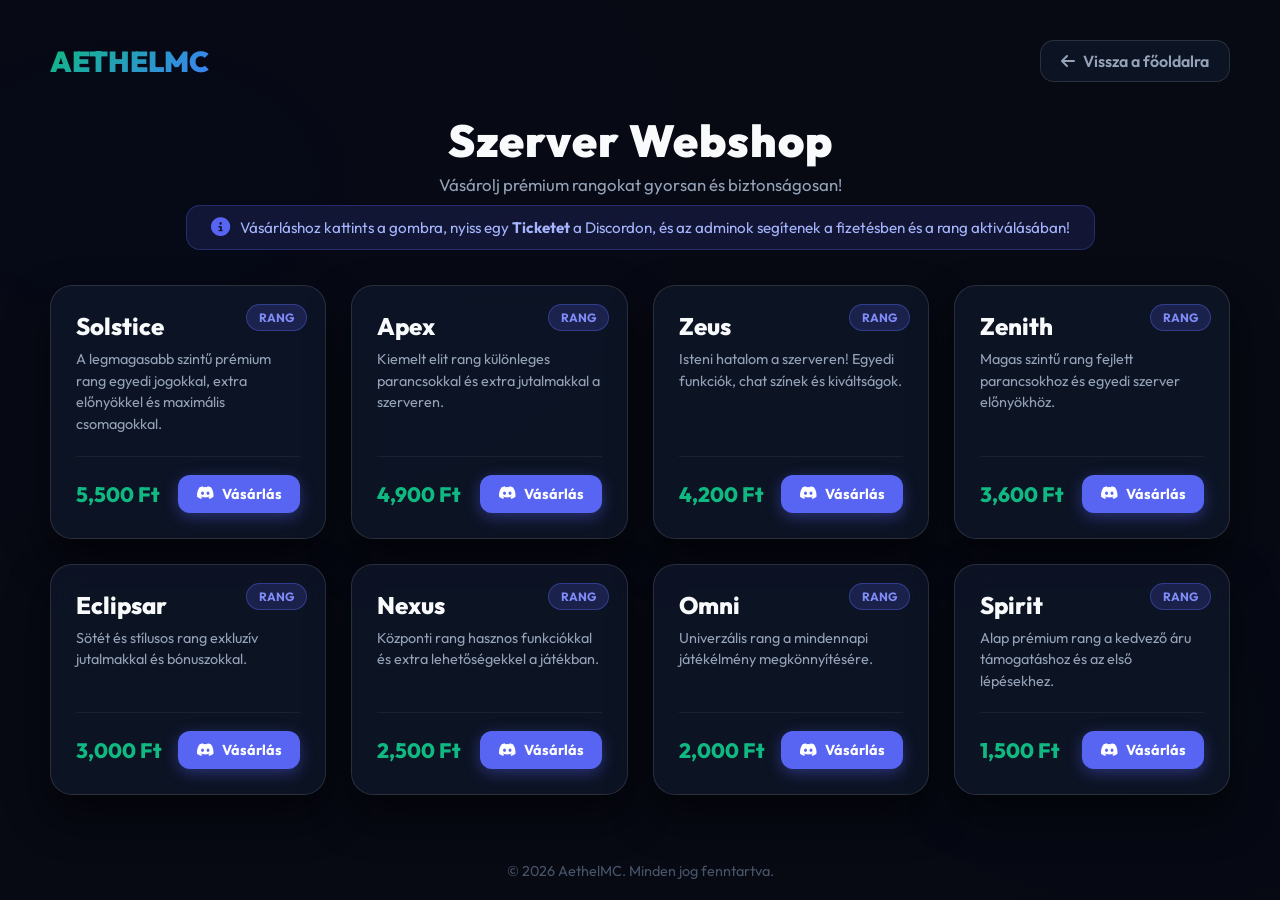
<file: shop.html>
<!DOCTYPE html>
<html lang="hu">
<head>
    <meta charset="UTF-8">
    <meta name="viewport" content="width=device-width, initial-scale=1.0">
    <title>AethelMC | Webshop</title>
    <!-- Google Fonts -->
    <link href="https://fonts.googleapis.com/css2?family=Outfit:wght@400;600;800;900&display=swap" rel="stylesheet">
    <!-- FontAwesome ikonok -->
    <link rel="stylesheet" href="https://cdnjs.cloudflare.com/ajax/libs/font-awesome/6.4.0/css/all.min.css">
    
    <style>
        * {
            margin: 0;
            padding: 0;
            box-sizing: border-box;
            font-family: 'Outfit', sans-serif;
        }

        body {
            background-color: #070913;
            background-image: 
                radial-gradient(at 10% 20%, rgba(59, 130, 246, 0.2) 0px, transparent 40%),
                radial-gradient(at 90% 80%, rgba(16, 185, 129, 0.15) 0px, transparent 40%),
                url('https://images.unsplash.com/photo-1607604276583-eef5d076aa5f?q=80&w=1920&auto=format&fit=crop');
            background-blend-mode: overlay;
            background-size: cover;
            background-position: center;
            background-attachment: fixed;
            color: #ffffff;
            min-height: 100vh;
            display: flex;
            flex-direction: column;
            justify-content: space-between;
            align-items: center;
            padding: 20px;
        }

        /* Navigáció / Fejléc */
        header {
            width: 100%;
            max-width: 1200px;
            display: flex;
            justify-content: space-between;
            align-items: center;
            margin-top: 20px;
            padding: 0 10px;
            animation: fadeInDown 0.8s ease;
        }

        .logo {
            font-size: 1.8rem;
            font-weight: 900;
            background: linear-gradient(135deg, #10b981 0%, #3b82f6 100%);
            -webkit-background-clip: text;
            -webkit-text-fill-color: transparent;
            text-transform: uppercase;
            text-decoration: none;
        }

        .back-btn {
            background: rgba(15, 23, 42, 0.75);
            border: 1px solid rgba(255, 255, 255, 0.12);
            color: #94a3b8;
            padding: 10px 20px;
            border-radius: 14px;
            text-decoration: none;
            font-weight: 600;
            transition: 0.3s;
            backdrop-filter: blur(16px);
            display: flex;
            align-items: center;
            gap: 8px;
        }

        .back-btn:hover {
            color: white;
            border-color: rgba(255, 255, 255, 0.3);
            background: rgba(30, 41, 59, 0.9);
        }

        .shop-title {
            text-align: center;
            margin: 30px 0 10px 0;
            animation: fadeInDown 1s ease;
        }

        .shop-title h1 {
            font-size: 2.8rem;
            font-weight: 900;
            color: #f8fafc;
            letter-spacing: 1px;
        }

        .shop-title p {
            color: #94a3b8;
            font-size: 1.05rem;
            margin-top: 5px;
        }

        /* Információs sáv a vásárlás menetéről */
        .info-banner {
            background: rgba(88, 101, 242, 0.15);
            border: 1px solid rgba(88, 101, 242, 0.3);
            padding: 12px 24px;
            border-radius: 14px;
            color: #a5b4fc;
            font-size: 0.95rem;
            margin-bottom: 25px;
            text-align: center;
            backdrop-filter: blur(10px);
            display: flex;
            align-items: center;
            gap: 10px;
        }

        .info-banner i {
            font-size: 1.2rem;
            color: #5865F2;
        }

        /* Termékek rácsos elrendezése */
        .products-container {
            width: 100%;
            max-width: 1200px;
            display: grid;
            grid-template-columns: repeat(auto-fit, minmax(260px, 1fr));
            gap: 25px;
            margin: 0 auto auto auto;
            padding: 10px;
            animation: fadeInUp 1s ease;
        }

        .product-card {
            background: rgba(15, 23, 42, 0.75);
            border: 1px solid rgba(255, 255, 255, 0.12);
            border-radius: 22px;
            padding: 25px;
            display: flex;
            flex-direction: column;
            justify-content: space-between;
            backdrop-filter: blur(16px);
            box-shadow: 0 20px 40px rgba(0, 0, 0, 0.5);
            transition: 0.3s ease;
            position: relative;
            overflow: hidden;
        }

        .product-card:hover {
            transform: translateY(-6px);
            border-color: rgba(88, 101, 242, 0.5);
            box-shadow: 0 25px 50px rgba(88, 101, 242, 0.2);
        }

        .product-tag {
            position: absolute;
            top: 18px;
            right: 18px;
            background: rgba(88, 101, 242, 0.2);
            color: #818cf8;
            border: 1px solid rgba(88, 101, 242, 0.4);
            padding: 5px 12px;
            border-radius: 50px;
            font-size: 0.75rem;
            font-weight: 700;
            text-transform: uppercase;
        }

        .product-info h3 {
            font-size: 1.5rem;
            font-weight: 800;
            color: #f8fafc;
            margin-bottom: 8px;
            text-transform: capitalize;
        }

        .product-info p {
            color: #94a3b8;
            font-size: 0.9rem;
            line-height: 1.5;
            margin-bottom: 20px;
        }

        .product-footer {
            display: flex;
            justify-content: space-between;
            align-items: center;
            border-top: 1px solid rgba(255, 255, 255, 0.06);
            padding-top: 18px;
        }

        .product-price {
            font-size: 1.3rem;
            font-weight: 800;
            color: #10b981;
        }

        .buy-btn {
            background: #5865F2;
            color: white;
            text-decoration: none;
            padding: 10px 18px;
            border-radius: 12px;
            font-weight: 700;
            font-size: 0.9rem;
            display: flex;
            align-items: center;
            gap: 8px;
            transition: 0.2s;
            box-shadow: 0 4px 15px rgba(88, 101, 242, 0.4);
        }

        .buy-btn:hover {
            background: #4752c4;
            transform: scale(1.05);
            box-shadow: 0 6px 20px rgba(88, 101, 242, 0.6);
        }

        footer {
            text-align: center;
            color: #475569;
            font-size: 0.9rem;
            margin-top: 40px;
        }

        /* Animációk */
        @keyframes fadeInDown {
            from { opacity: 0; transform: translateY(-20px); }
            to { opacity: 1; transform: translateY(0); }
        }
        @keyframes fadeInUp {
            from { opacity: 0; transform: translateY(20px); }
            to { opacity: 1; transform: translateY(0); }
        }
    </style>
</head>
<body>

    <header>
        <a href="./index.html" class="logo">AethelMC</a>
        <a href="./index.html" class="back-btn"><i class="fa-solid fa-arrow-left"></i> Vissza a főoldalra</a>
    </header>

    <div class="shop-title">
        <h1>Szerver Webshop</h1>
        <p>Vásárolj prémium rangokat gyorsan és biztonságosan!</p>
    </div>

    <!-- Információs csík a Discord ticketes vásárlásról -->
    <div class="info-banner">
        <i class="fa-solid fa-circle-info"></i>
        <span>Vásárláshoz kattints a gombra, nyiss egy <strong>Ticketet</strong> a Discordon, és az adminok segítenek a fizetésben és a rang aktiválásában!</span>
    </div>

    <div class="products-container">
        <!-- Solstice -->
        <div class="product-card">
            <span class="product-tag">Rang</span>
            <div class="product-info">
                <h3>Solstice</h3>
                <p>A legmagasabb szintű prémium rang egyedi jogokkal, extra előnyökkel és maximális csomagokkal.</p>
            </div>
            <div class="product-footer">
                <span class="product-price">5,500 Ft</span>
                <a href="https://discord.gg/VNHUDWdcjn" target="_blank" class="buy-btn">
                    <i class="fa-brands fa-discord"></i> Vásárlás
                </a>
            </div>
        </div>

        <!-- Apex -->
        <div class="product-card">
            <span class="product-tag">Rang</span>
            <div class="product-info">
                <h3>Apex</h3>
                <p>Kiemelt elit rang különleges parancsokkal és extra jutalmakkal a szerveren.</p>
            </div>
            <div class="product-footer">
                <span class="product-price">4,900 Ft</span>
                <a href="https://discord.gg/VNHUDWdcjn" target="_blank" class="buy-btn">
                    <i class="fa-brands fa-discord"></i> Vásárlás
                </a>
            </div>
        </div>

        <!-- Zeus -->
        <div class="product-card">
            <span class="product-tag">Rang</span>
            <div class="product-info">
                <h3>Zeus</h3>
                <p>Isteni hatalom a szerveren! Egyedi funkciók, chat színek és kiváltságok.</p>
            </div>
            <div class="product-footer">
                <span class="product-price">4,200 Ft</span>
                <a href="https://discord.gg/VNHUDWdcjn" target="_blank" class="buy-btn">
                    <i class="fa-brands fa-discord"></i> Vásárlás
                </a>
            </div>
        </div>

        <!-- Zenith -->
        <div class="product-card">
            <span class="product-tag">Rang</span>
            <div class="product-info">
                <h3>Zenith</h3>
                <p>Magas szintű rang fejlett parancsokhoz és egyedi szerver előnyökhöz.</p>
            </div>
            <div class="product-footer">
                <span class="product-price">3,600 Ft</span>
                <a href="https://discord.gg/VNHUDWdcjn" target="_blank" class="buy-btn">
                    <i class="fa-brands fa-discord"></i> Vásárlás
                </a>
            </div>
        </div>

        <!-- Eclipsar -->
        <div class="product-card">
            <span class="product-tag">Rang</span>
            <div class="product-info">
                <h3>Eclipsar</h3>
                <p>Sötét és stílusos rang exkluzív jutalmakkal és bónuszokkal.</p>
            </div>
            <div class="product-footer">
                <span class="product-price">3,000 Ft</span>
                <a href="https://discord.gg/VNHUDWdcjn" target="_blank" class="buy-btn">
                    <i class="fa-brands fa-discord"></i> Vásárlás
                </a>
            </div>
        </div>

        <!-- Nexus -->
        <div class="product-card">
            <span class="product-tag">Rang</span>
            <div class="product-info">
                <h3>Nexus</h3>
                <p>Központi rang hasznos funkciókkal és extra lehetőségekkel a játékban.</p>
            </div>
            <div class="product-footer">
                <span class="product-price">2,500 Ft</span>
                <a href="https://discord.gg/VNHUDWdcjn" target="_blank" class="buy-btn">
                    <i class="fa-brands fa-discord"></i> Vásárlás
                </a>
            </div>
        </div>

        <!-- Omni -->
        <div class="product-card">
            <span class="product-tag">Rang</span>
            <div class="product-info">
                <h3>Omni</h3>
                <p>Univerzális rang a mindennapi játékélmény megkönnyítésére.</p>
            </div>
            <div class="product-footer">
                <span class="product-price">2,000 Ft</span>
                <a href="https://discord.gg/VNHUDWdcjn" target="_blank" class="buy-btn">
                    <i class="fa-brands fa-discord"></i> Vásárlás
                </a>
            </div>
        </div>

        <!-- Spirit -->
        <div class="product-card">
            <span class="product-tag">Rang</span>
            <div class="product-info">
                <h3>Spirit</h3>
                <p>Alap prémium rang a kedvező áru támogatáshoz és az első lépésekhez.</p>
            </div>
            <div class="product-footer">
                <span class="product-price">1,500 Ft</span>
                <a href="https://discord.gg/VNHUDWdcjn" target="_blank" class="buy-btn">
                    <i class="fa-brands fa-discord"></i> Vásárlás
                </a>
            </div>
        </div>
    </div>

    <footer>
        &copy; 2026 AethelMC. Minden jog fenntartva.
    </footer>
</body>
</html>
</file>
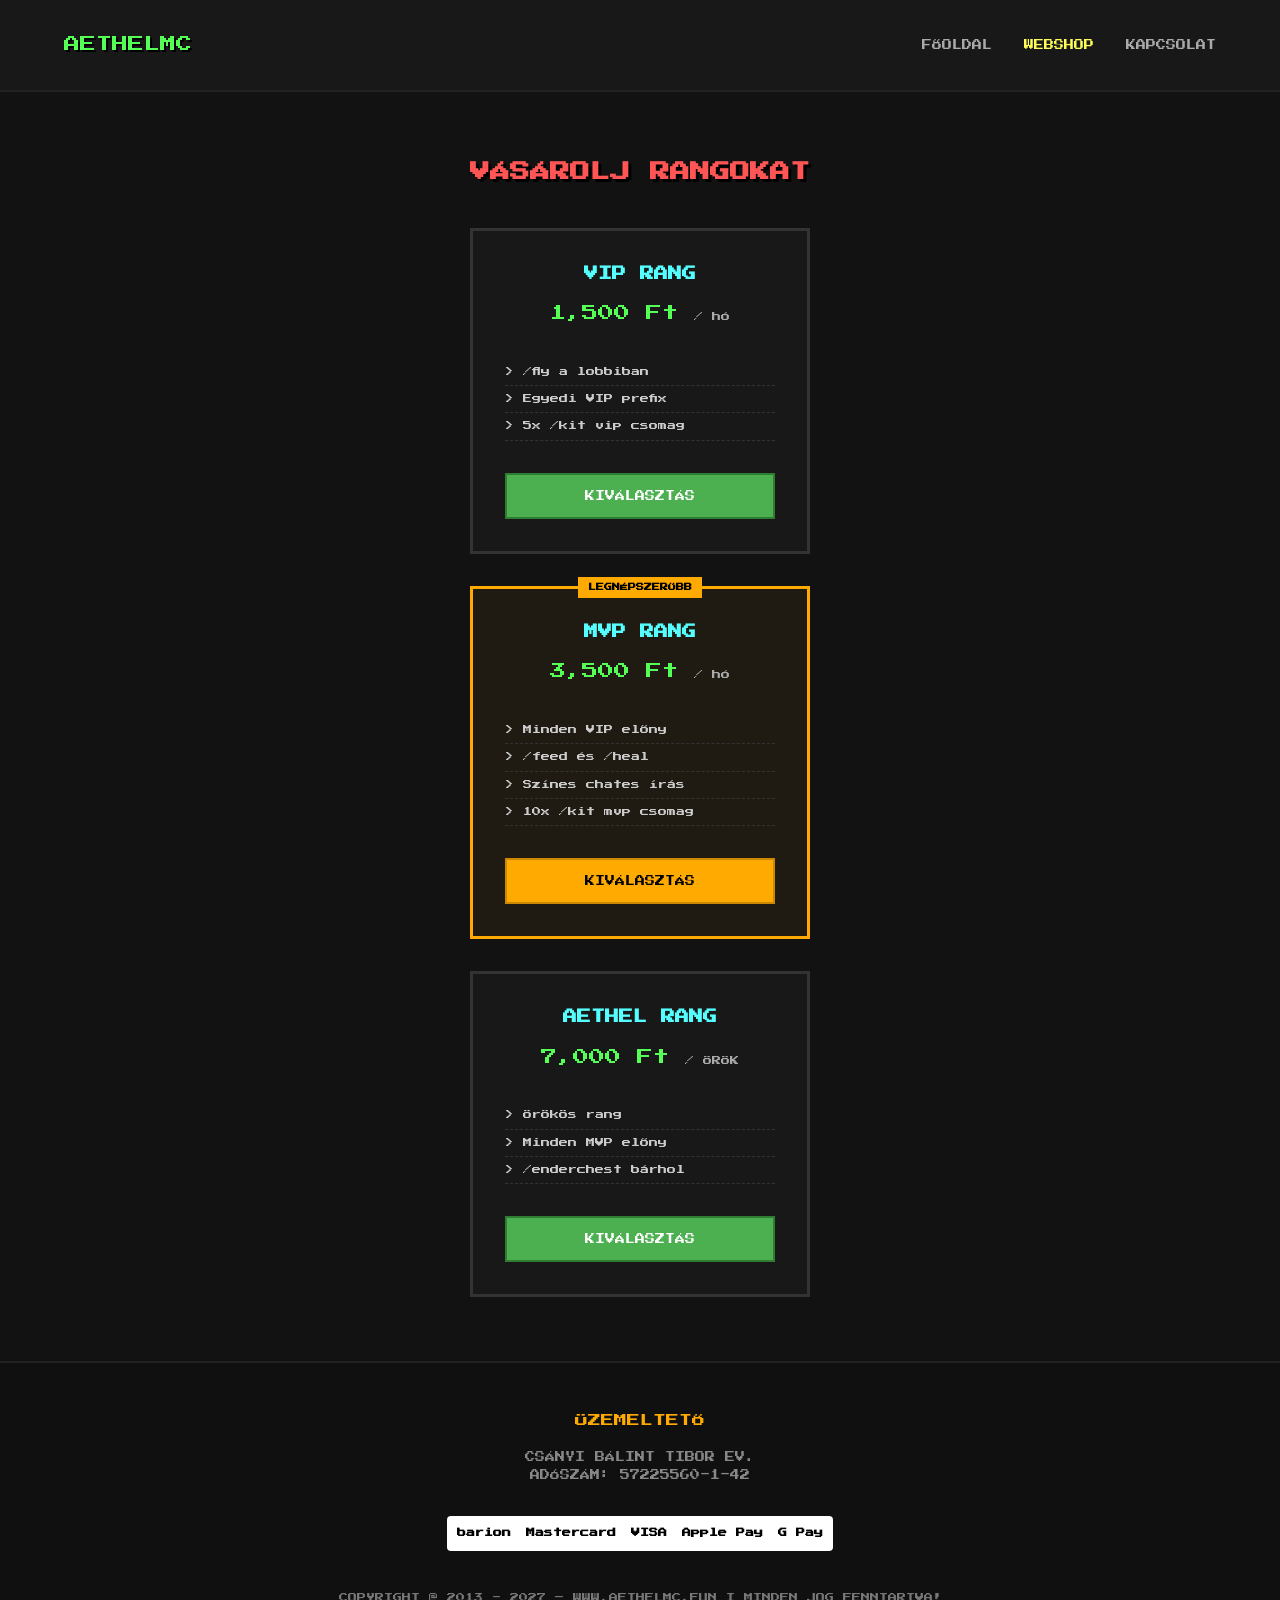
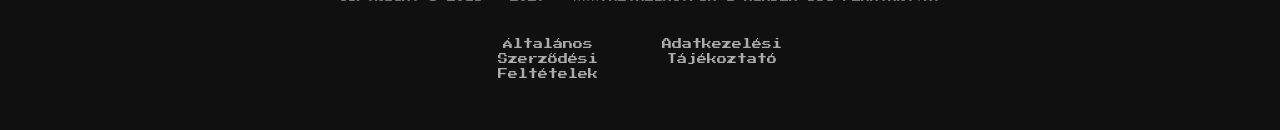
<file: store.html>
<!DOCTYPE html>
<html lang="hu">
<head>
    <meta charset="UTF-8">
    <meta name="viewport" content="width=device-width, initial-scale=1.0">
    <title>AethelMC - Webshop</title>
    <link href="https://fonts.googleapis.com/css2?family=Press+Start+2P&display=swap" rel="stylesheet">
    <style>
        * {
            margin: 0;
            padding: 0;
            box-sizing: border-box;
            font-family: 'Press Start 2P', monospace;
        }

        body {
            background-color: #121212;
            color: #e0e0e0;
            min-height: 100vh;
            display: flex;
            flex-direction: column;
            justify-content: space-between;
            font-size: 12px;
            line-height: 1.6;
        }

        header {
            display: flex;
            justify-content: space-between;
            align-items: center;
            padding: 2rem 5%;
            border-bottom: 2px solid #222;
            background: #181818;
        }

        .logo {
            font-size: 16px;
            color: #55ff55;
            text-shadow: 2px 2px #000;
        }

        nav {
            display: flex;
            gap: 2rem;
        }

        nav a {
            color: #aaa;
            text-decoration: none;
            font-size: 10px;
        }

        nav a:hover, nav a.active {
            color: #ffff55;
        }

        .container {
            max-width: 1200px;
            margin: 0 auto;
            padding: 4rem 2rem;
            text-align: center;
        }

        .container h1 {
            font-size: 20px;
            color: #ff5555;
            margin-bottom: 2.5rem;
            text-shadow: 3px 3px #000;
        }

        .pricing-grid {
            display: grid;
            grid-template-columns: repeat(auto-fit, minmax(280px, 1fr));
            gap: 2rem;
        }

        .card {
            background: #181818;
            border: 3px solid #333;
            padding: 2rem;
            display: flex;
            flex-direction: column;
            justify-content: space-between;
            position: relative;
        }

        .card.popular {
            border-color: #ffaa00;
            background: #1f1b12;
        }

        .badge {
            position: absolute;
            top: -12px;
            left: 50%;
            transform: translateX(-50%);
            background: #ffaa00;
            color: #000;
            padding: 4px 10px;
            font-size: 8px;
            font-weight: bold;
        }

        .rank-title {
            font-size: 14px;
            color: #55ffff;
            margin-bottom: 1rem;
        }

        .price {
            font-size: 16px;
            color: #55ff55;
            margin-bottom: 2rem;
        }

        .price span {
            font-size: 9px;
            color: #aaa;
        }

        .features {
            list-style: none;
            text-align: left;
            margin-bottom: 2rem;
            font-size: 9px;
            color: #ccc;
        }

        .features li {
            padding: 6px 0;
            border-bottom: 1px dashed #333;
        }

        .btn {
            background: #4caf50;
            color: white;
            border: 2px solid #2e7d32;
            padding: 1rem;
            cursor: pointer;
            font-size: 10px;
            font-family: 'Press Start 2P', monospace;
            width: 100%;
        }

        .card.popular .btn {
            background: #ffaa00;
            border-color: #cc8800;
            color: #000;
        }

        /* Lábléc megegyezik */
        footer {
            background: #101010;
            border-top: 2px solid #222;
            padding: 3rem 2rem;
            text-align: center;
        }

        .operator-title {
            color: #ffaa00;
            font-size: 13px;
            margin-bottom: 1rem;
        }

        .operator-info {
            color: #888;
            font-size: 10px;
            margin-bottom: 2rem;
            line-height: 1.8;
        }

        .payment-methods {
            background: #fff;
            padding: 10px;
            display: inline-flex;
            gap: 15px;
            align-items: center;
            margin-bottom: 2.5rem;
            border-radius: 4px;
        }

        .payment-methods span {
            color: #000;
            font-size: 9px;
            font-weight: bold;
        }

        .footer-bottom {
            color: #777;
            font-size: 9px;
            margin-bottom: 2rem;
        }

        .footer-links {
            display: flex;
            justify-content: center;
            gap: 4rem;
            font-size: 10px;
        }

        .footer-links a {
            color: #aaa;
            text-decoration: none;
            line-height: 1.5;
        }
    </style>
</head>
<body>

    <header>
        <div class="logo">AETHELMC</div>
        <nav>
            <a href="index.html">FŐOLDAL</a>
            <a href="store.html" class="active">WEBSHOP</a>
            <a href="index.html#kapcsolat">KAPCSOLAT</a>
        </nav>
    </header>

    <main class="container">
        <h1>VÁSÁROLJ RANGOKAT</h1>

        <div class="pricing-grid">
            <div class="card">
                <div>
                    <h2 class="rank-title">VIP RANG</h2>
                    <div class="price">1,500 Ft <span>/ hó</span></div>
                    <ul class="features">
                        <li>> /fly a lobbiban</li>
                        <li>> Egyedi VIP prefix</li>
                        <li>> 5x /kit vip csomag</li>
                    </ul>
                </div>
                <button class="btn" onclick="alert('Hamarosan!')">KIVÁLASZTÁS</button>
            </div>

            <div class="card popular">
                <div class="badge">LEGNÉPSZERŰBB</div>
                <div>
                    <h2 class="rank-title">MVP RANG</h2>
                    <div class="price">3,500 Ft <span>/ hó</span></div>
                    <ul class="features">
                        <li>> Minden VIP előny</li>
                        <li>> /feed és /heal</li>
                        <li>> Színes chates írás</li>
                        <li>> 10x /kit mvp csomag</li>
                    </ul>
                </div>
                <button class="btn" onclick="alert('Hamarosan!')">KIVÁLASZTÁS</button>
            </div>

            <div class="card">
                <div>
                    <h2 class="rank-title">AETHEL RANG</h2>
                    <div class="price">7,000 Ft <span>/ ÖRÖK</span></div>
                    <ul class="features">
                        <li>> Örökös rang</li>
                        <li>> Minden MVP előny</li>
                        <li>> /enderchest bárhol</li>
                    </ul>
                </div>
                <button class="btn" onclick="alert('Hamarosan!')">KIVÁLASZTÁS</button>
            </div>
        </div>
    </main>

    <footer>
        <div class="operator-title">ÜZEMELTETŐ</div>
        <div class="operator-info">
            CSÁNYI BÁLINT TIBOR EV.<br>
            ADÓSZÁM: 57225560-1-42
        </div>

        <div class="payment-methods">
            <span>barion</span>
            <span>Mastercard</span>
            <span>VISA</span>
            <span>Apple Pay</span>
            <span>G Pay</span>
        </div>

        <div class="footer-bottom">
            COPYRIGHT @ 2013 - 2027 – WWW.AETHELMC.FUN I MINDEN JOG FENNTARTVA!
        </div>

        <div class="footer-links">
            <a href="#">Általános<br>Szerződési<br>Feltételek</a>
            <a href="#">Adatkezelési<br>Tájékoztató</a>
        </div>
    </footer>

</body>
</html>
</file>
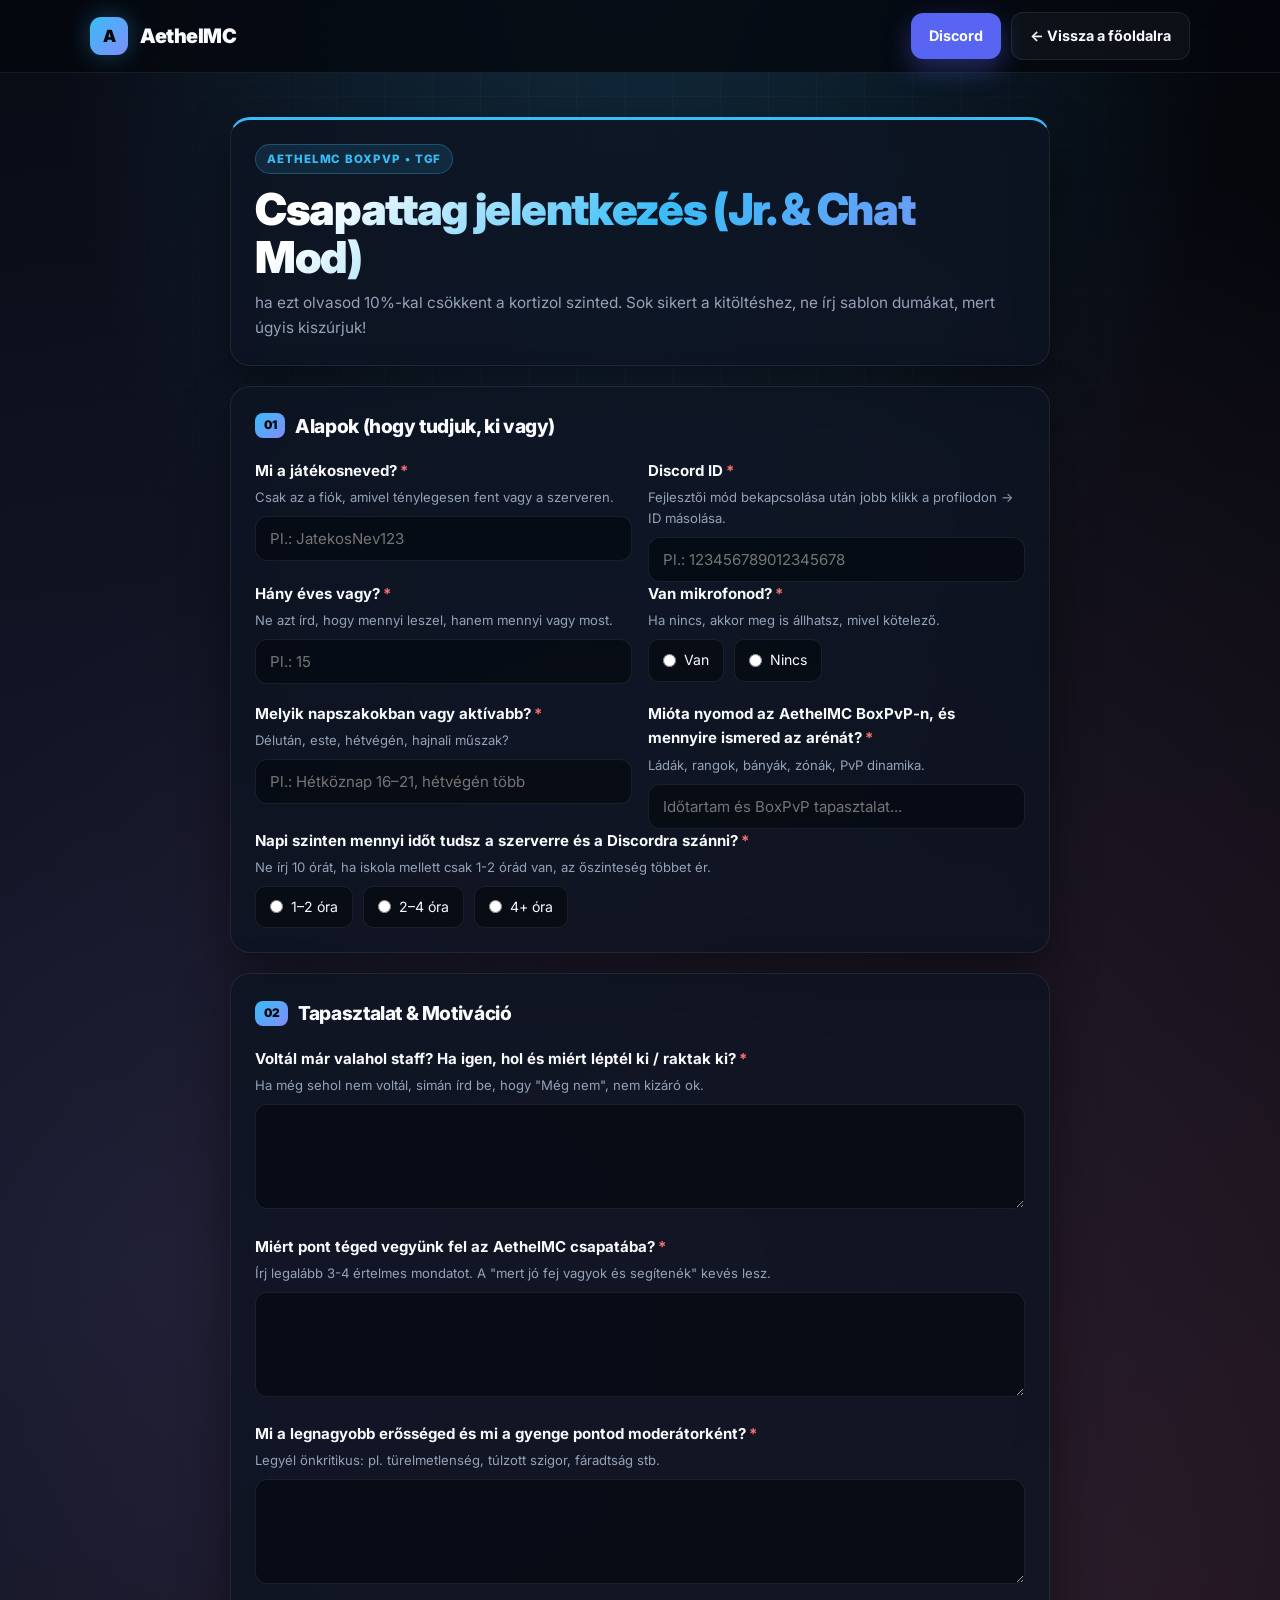
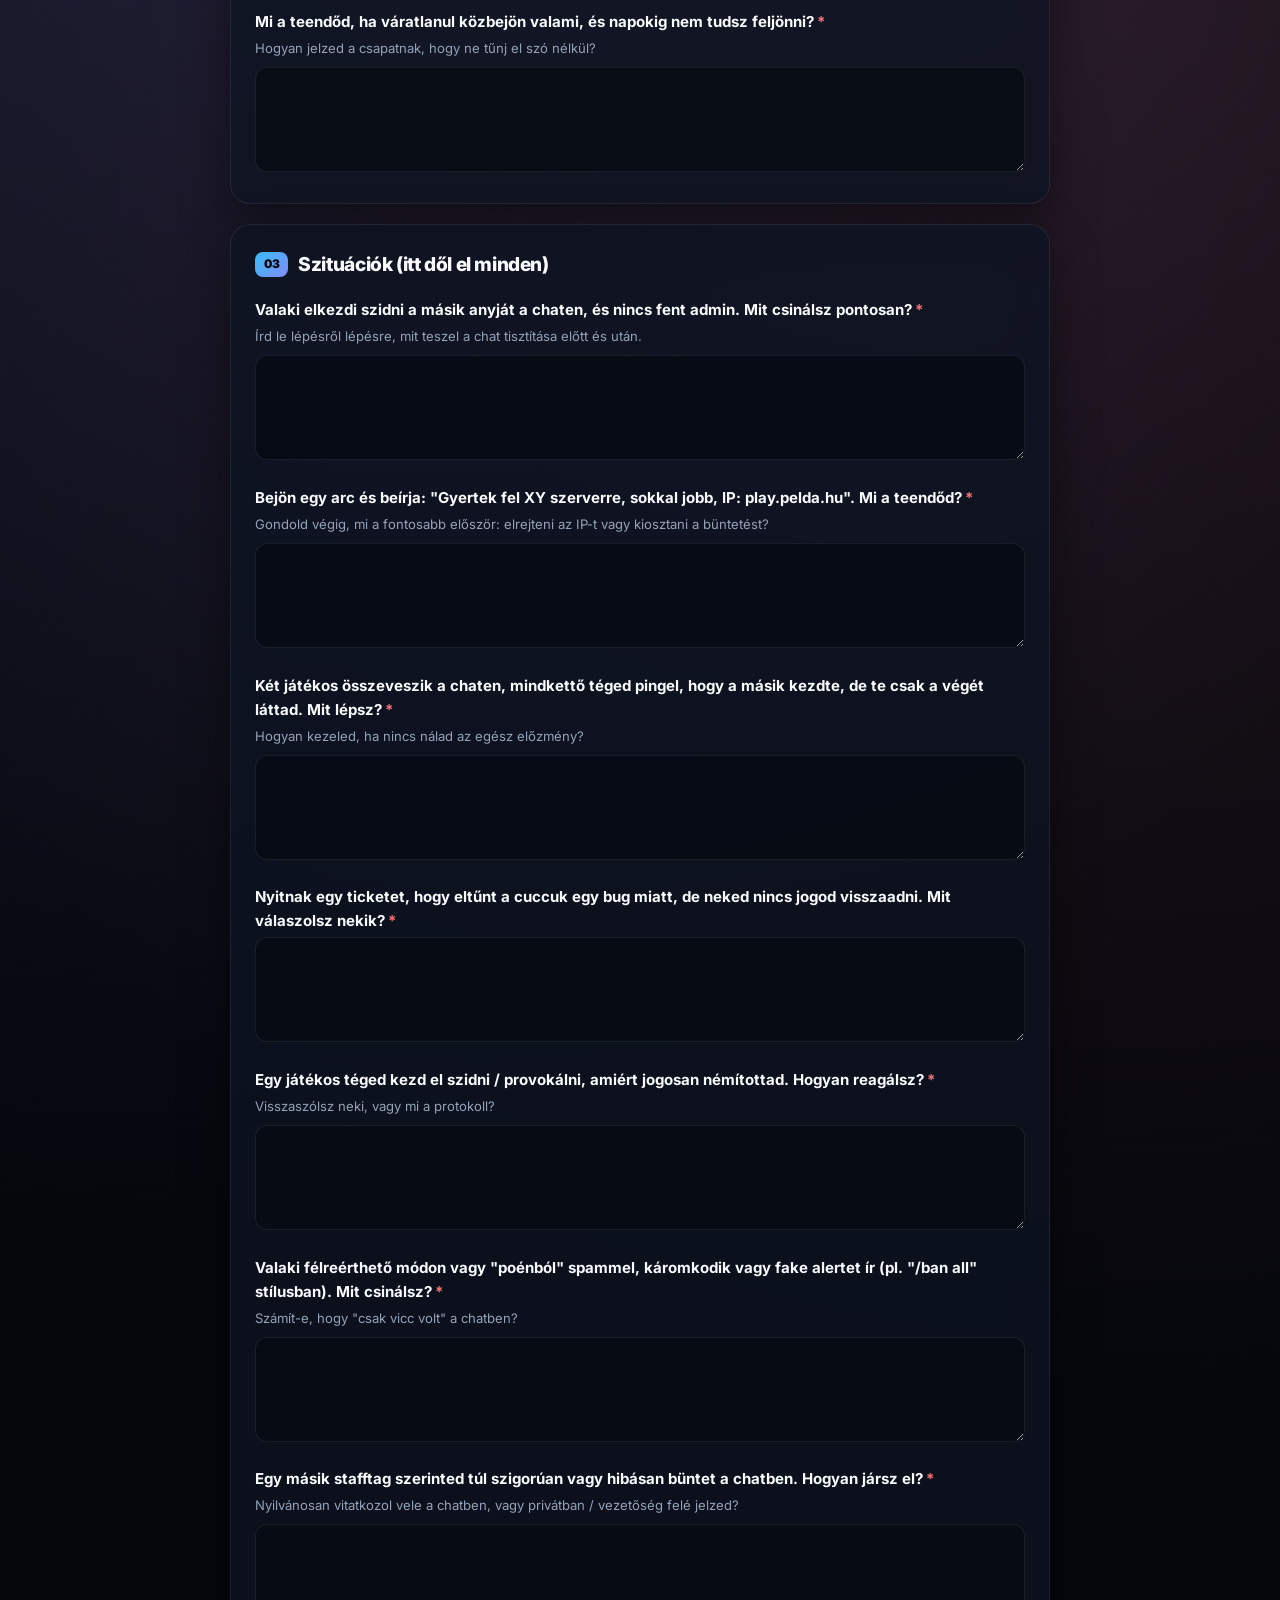
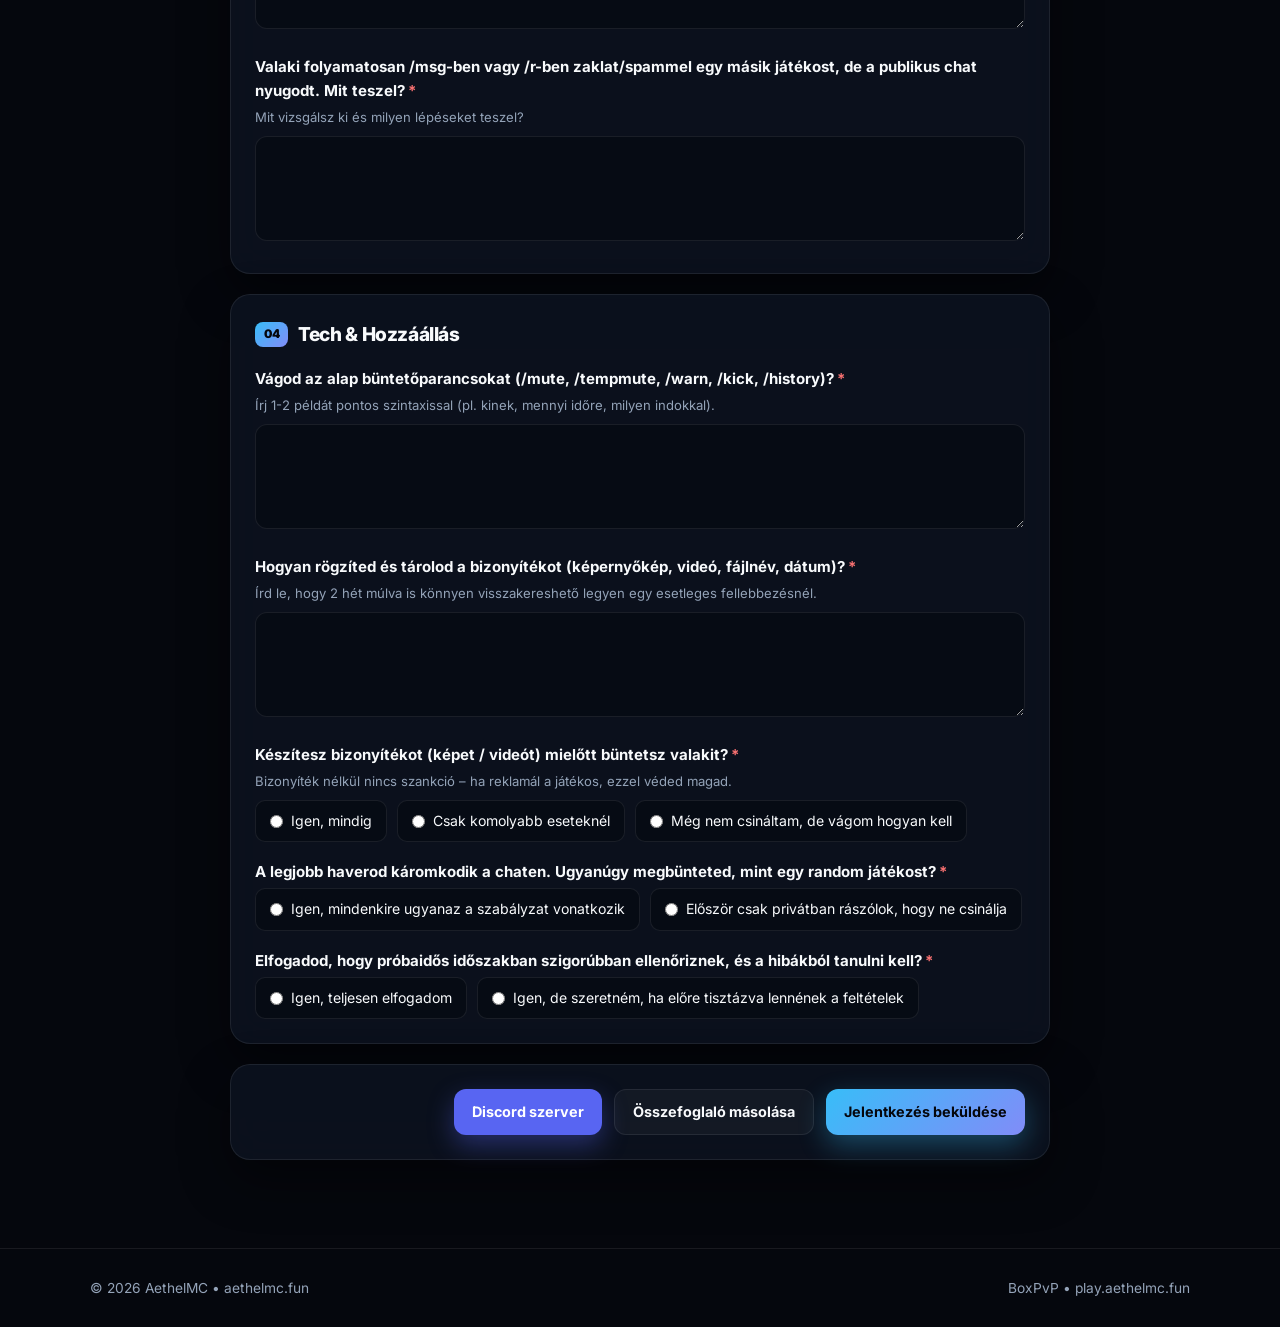
<file: tgf.html>
<!DOCTYPE html>
<html lang="hu">
<head>
  <meta charset="UTF-8" />
  <meta name="viewport" content="width=device-width, initial-scale=1.0" />
  <title>AethelMC — Junior &amp; Chat Moderátor TGF</title>
  <link rel="preconnect" href="https://fonts.googleapis.com" />
  <link rel="preconnect" href="https://fonts.gstatic.com" crossorigin />
  <link href="https://fonts.googleapis.com/css2?family=Inter:wght@400;500;600;700;800;900&display=swap" rel="stylesheet" />
  <style>
    :root {
      --bg-void: #05070d;
      --bg-panel: rgba(14, 20, 34, 0.78);
      --bg-panel-hover: rgba(20, 29, 48, 0.9);
      --input-bg: rgba(7, 11, 20, 0.82);
      --border-subtle: rgba(255, 255, 255, 0.08);
      --border-neon: rgba(56, 189, 248, 0.45);
      --text-main: #f8fafc;
      --text-dim: #94a3b8;
      --cyan: #38bdf8;
      --violet: #818cf8;
      --discord: #5865f2;
      --discord-glow: rgba(88, 101, 242, 0.36);
      --emerald: #34d399;
      --danger: #f87171;
      --glow-cyan: rgba(56, 189, 248, 0.32);
    }

    * {
      box-sizing: border-box;
      margin: 0;
      padding: 0;
    }

    html {
      scroll-behavior: smooth;
    }

    body {
      font-family: "Inter", system-ui, -apple-system, BlinkMacSystemFont, "Segoe UI", Roboto, sans-serif;
      background-color: var(--bg-void);
      color: var(--text-main);
      min-height: 100vh;
      overflow-x: hidden;
      line-height: 1.6;
      background-image:
        radial-gradient(ellipse 75% 45% at 50% -8%, rgba(56, 189, 248, 0.22), transparent 65%),
        radial-gradient(circle at 12% 28%, rgba(129, 140, 248, 0.16), transparent 45%),
        radial-gradient(circle at 88% 35%, rgba(251, 113, 133, 0.12), transparent 45%),
        linear-gradient(to bottom, rgba(5, 7, 13, 0.2), var(--bg-void));
    }

    .bg-grid {
      position: fixed;
      inset: 0;
      pointer-events: none;
      z-index: 0;
      background-image:
        linear-gradient(rgba(255, 255, 255, 0.025) 1px, transparent 1px),
        linear-gradient(90deg, rgba(255, 255, 255, 0.025) 1px, transparent 1px);
      background-size: 48px 48px;
      mask-image: radial-gradient(circle at 50% 25%, #000 20%, transparent 78%);
      -webkit-mask-image: radial-gradient(circle at 50% 25%, #000 20%, transparent 78%);
    }

    .wrap {
      position: relative;
      z-index: 1;
      max-width: 1140px;
      margin: 0 auto;
      padding: 0 20px;
    }

    .form-wrap {
      position: relative;
      z-index: 1;
      max-width: 860px;
      margin: 0 auto;
      padding: 0 20px;
    }

    header {
      position: sticky;
      top: 0;
      z-index: 40;
      backdrop-filter: blur(18px);
      -webkit-backdrop-filter: blur(18px);
      background: rgba(5, 7, 13, 0.78);
      border-bottom: 1px solid var(--border-subtle);
    }

    .nav-row {
      display: flex;
      align-items: center;
      justify-content: space-between;
      height: 72px;
      gap: 16px;
    }

    .logo {
      display: inline-flex;
      align-items: center;
      gap: 12px;
      text-decoration: none;
      color: var(--text-main);
      font-weight: 900;
      font-size: 1.25rem;
      letter-spacing: -0.025em;
    }

    .logo-badge {
      width: 38px;
      height: 38px;
      border-radius: 11px;
      display: grid;
      place-items: center;
      font-weight: 900;
      font-size: 1.05rem;
      color: #05070d;
      background: linear-gradient(135deg, var(--cyan), var(--violet));
      box-shadow: 0 0 24px var(--glow-cyan);
    }

    .nav-actions {
      display: flex;
      align-items: center;
      gap: 10px;
      flex-wrap: wrap;
    }

    .btn {
      display: inline-flex;
      align-items: center;
      justify-content: center;
      gap: 8px;
      border: none;
      border-radius: 12px;
      padding: 11px 18px;
      font-family: inherit;
      font-size: 0.9rem;
      font-weight: 700;
      cursor: pointer;
      text-decoration: none;
      transition: transform 0.15s ease, box-shadow 0.2s ease, background 0.2s ease, border-color 0.2s ease, opacity 0.2s ease;
    }

    .btn:disabled {
      opacity: 0.55;
      cursor: not-allowed;
    }

    .btn:active:not(:disabled) {
      transform: scale(0.97);
    }

    .btn-neon {
      background: linear-gradient(135deg, var(--cyan), var(--violet));
      color: #05070d;
      box-shadow: 0 10px 28px var(--glow-cyan);
    }

    .btn-neon:hover:not(:disabled) {
      box-shadow: 0 14px 36px rgba(56, 189, 248, 0.45);
      transform: translateY(-1px);
    }

    .btn-discord {
      background: var(--discord);
      color: #ffffff;
      box-shadow: 0 10px 26px var(--discord-glow);
    }

    .btn-discord:hover:not(:disabled) {
      background: #4752c4;
      box-shadow: 0 14px 34px rgba(88, 101, 242, 0.48);
      transform: translateY(-1px);
    }

    .btn-outline {
      background: rgba(255, 255, 255, 0.04);
      color: var(--text-main);
      border: 1px solid var(--border-subtle);
    }

    .btn-outline:hover:not(:disabled) {
      border-color: var(--border-neon);
      background: rgba(56, 189, 248, 0.08);
    }

    main {
      padding: 44px 0 24px;
    }

    .card {
      background: var(--bg-panel);
      backdrop-filter: blur(18px);
      -webkit-backdrop-filter: blur(18px);
      border: 1px solid var(--border-subtle);
      border-radius: 20px;
      padding: 24px;
      margin-bottom: 20px;
      box-shadow: 0 20px 50px rgba(0, 0, 0, 0.45);
      transition: border-color 0.2s ease, background 0.2s ease;
    }

    .card:hover {
      background: var(--bg-panel-hover);
      border-color: rgba(56, 189, 248, 0.22);
    }

    .hero-card {
      border-top: 3px solid var(--cyan);
    }

    .pill {
      display: inline-flex;
      align-items: center;
      gap: 8px;
      font-size: 0.72rem;
      font-weight: 800;
      letter-spacing: 0.08em;
      text-transform: uppercase;
      color: var(--cyan);
      background: rgba(56, 189, 248, 0.12);
      border: 1px solid rgba(56, 189, 248, 0.28);
      padding: 5px 11px;
      border-radius: 999px;
      margin-bottom: 12px;
    }

    h1 {
      font-size: clamp(1.85rem, 4.5vw, 2.75rem);
      font-weight: 900;
      line-height: 1.08;
      letter-spacing: -0.03em;
      margin-bottom: 10px;
      background: linear-gradient(135deg, #ffffff 10%, var(--cyan) 50%, var(--violet) 95%);
      -webkit-background-clip: text;
      -webkit-text-fill-color: transparent;
    }

    .subtitle {
      color: var(--text-dim);
      font-size: 0.96rem;
    }

    .section-title {
      font-size: 1.2rem;
      font-weight: 800;
      letter-spacing: -0.02em;
      margin-bottom: 18px;
      display: flex;
      align-items: center;
      gap: 10px;
    }

    .section-pill {
      font-size: 0.74rem;
      font-weight: 900;
      color: #05070d;
      background: linear-gradient(135deg, var(--cyan), var(--violet));
      padding: 3px 9px;
      border-radius: 8px;
    }

    .field {
      margin-bottom: 18px;
    }

    .field:last-child {
      margin-bottom: 0;
    }

    .label {
      display: block;
      font-weight: 700;
      font-size: 0.94rem;
      margin-bottom: 4px;
    }

    .req {
      color: var(--danger);
      margin-left: 3px;
    }

    .hint {
      display: block;
      font-size: 0.82rem;
      color: var(--text-dim);
      margin-bottom: 8px;
    }

    .input,
    .textarea {
      width: 100%;
      background: var(--input-bg);
      color: var(--text-main);
      border: 1px solid var(--border-subtle);
      border-radius: 12px;
      padding: 12px 14px;
      font-size: 0.94rem;
      font-family: inherit;
      transition: border-color 0.2s ease, box-shadow 0.2s ease;
    }

    .textarea {
      min-height: 105px;
      resize: vertical;
    }

    .input:focus,
    .textarea:focus {
      outline: none;
      border-color: var(--cyan);
      box-shadow: 0 0 0 3px var(--glow-cyan);
    }

    .grid-2 {
      display: grid;
      grid-template-columns: repeat(2, minmax(0, 1fr));
      gap: 16px;
    }

    @media (max-width: 640px) {
      .grid-2 {
        grid-template-columns: 1fr;
      }
      .card {
        padding: 18px;
      }
    }

    .options {
      display: flex;
      flex-wrap: wrap;
      gap: 10px;
      margin-top: 4px;
    }

    .option {
      display: inline-flex;
      align-items: center;
      gap: 8px;
      background: var(--input-bg);
      border: 1px solid var(--border-subtle);
      padding: 9px 14px;
      border-radius: 10px;
      font-size: 0.88rem;
      cursor: pointer;
      transition: border-color 0.2s ease, background 0.2s ease;
    }

    .option:hover {
      border-color: var(--border-neon);
      background: rgba(56, 189, 248, 0.08);
    }

    .option input {
      accent-color: var(--cyan);
      cursor: pointer;
    }

    .actions {
      display: flex;
      flex-wrap: wrap;
      justify-content: flex-end;
      gap: 12px;
    }

    .status {
      margin-top: 16px;
      font-size: 0.88rem;
      font-weight: 600;
      color: var(--emerald);
      display: none;
    }

    .status.error {
      color: var(--danger);
    }

    .preview-box {
      margin-top: 16px;
      display: none;
    }

    .preview-box pre {
      background: #04060b;
      border: 1px solid var(--border-subtle);
      border-radius: 12px;
      padding: 14px;
      color: #cbd5e1;
      font-size: 0.82rem;
      white-space: pre-wrap;
      word-break: break-word;
      max-height: 360px;
      overflow-y: auto;
    }

    footer {
      margin-top: 44px;
      padding: 28px 0;
      border-top: 1px solid var(--border-subtle);
      color: var(--text-dim);
      font-size: 0.86rem;
    }

    .foot-row {
      display: flex;
      align-items: center;
      justify-content: space-between;
      flex-wrap: wrap;
      gap: 12px;
    }
  </style>
</head>
<body>
  <div class="bg-grid" aria-hidden="true"></div>

  <header>
    <div class="wrap nav-row">
      <a href="index.html" class="logo">
        <span class="logo-badge">A</span>
        <span>AethelMC</span>
      </a>

      <div class="nav-actions">
        <a href="https://discord.gg/yTTQhZaFwf" target="_blank" rel="noopener noreferrer" class="btn btn-discord">Discord</a>
        <a href="index.html" class="btn btn-outline">&larr; Vissza a főoldalra</a>
      </div>
    </div>
  </header>

  <main>
    <div class="form-wrap">
      <form id="tgf-form" novalidate>
        <div class="card hero-card">
          <div class="pill">AethelMC BoxPvP • TGF</div>
          <h1>Csapattag jelentkezés (Jr. &amp; Chat Mod)</h1>
          <p class="subtitle">
            ha ezt olvasod 10%-kal csökkent a kortizol szinted. Sok sikert a kitöltéshez, ne írj sablon dumákat, mert úgyis kiszúrjuk!
          </p>
        </div>

        <div class="card">
          <h2 class="section-title">
            <span class="section-pill">01</span> Alapok (hogy tudjuk, ki vagy)
          </h2>

          <div class="grid-2">
            <div class="field">
              <label class="label" for="mc-nick">Mi a játékosneved?<span class="req">*</span></label>
              <span class="hint">Csak az a fiók, amivel ténylegesen fent vagy a szerveren.</span>
              <input class="input" id="mc-nick" name="mcNick" type="text" required placeholder="Pl.: JatekosNev123" />
            </div>

            <div class="field">
              <label class="label" for="discord-id">Discord ID<span class="req">*</span></label>
              <span class="hint">Fejlesztői mód bekapcsolása után jobb klikk a profilodon &rarr; ID másolása.</span>
              <input class="input" id="discord-id" name="discordId" type="text" required placeholder="Pl.: 123456789012345678" />
            </div>
          </div>

          <div class="grid-2">
            <div class="field">
              <label class="label" for="age">Hány éves vagy?<span class="req">*</span></label>
              <span class="hint">Ne azt írd, hogy mennyi leszel, hanem mennyi vagy most.</span>
              <input class="input" id="age" name="age" type="number" min="10" max="99" required placeholder="Pl.: 15" />
            </div>

            <div class="field">
              <label class="label">Van mikrofonod?<span class="req">*</span></label>
              <span class="hint">Ha nincs, akkor meg is állhatsz, mivel kötelező.</span>
              <div class="options">
                <label class="option"><input type="radio" name="mic" value="Van" required /> Van</label>
                <label class="option"><input type="radio" name="mic" value="Nincs" required /> Nincs</label>
              </div>
            </div>
          </div>

          <div class="grid-2">
            <div class="field">
              <label class="label" for="timezone-peak">Melyik napszakokban vagy aktívabb?<span class="req">*</span></label>
              <span class="hint">Délután, este, hétvégén, hajnali műszak?</span>
              <input class="input" id="timezone-peak" name="timezonePeak" type="text" required placeholder="Pl.: Hétköznap 16–21, hétvégén több" />
            </div>

            <div class="field">
              <label class="label" for="activity-mode">Mióta nyomod az AethelMC BoxPvP-n, és mennyire ismered az arénát?<span class="req">*</span></label>
              <span class="hint">Ládák, rangok, bányák, zónák, PvP dinamika.</span>
              <input class="input" id="activity-mode" name="activityMode" type="text" required placeholder="Időtartam és BoxPvP tapasztalat..." />
            </div>
          </div>

          <div class="field">
            <label class="label">Napi szinten mennyi időt tudsz a szerverre és a Discordra szánni?<span class="req">*</span></label>
            <span class="hint">Ne írj 10 órát, ha iskola mellett csak 1-2 órád van, az őszinteség többet ér.</span>
            <div class="options">
              <label class="option"><input type="radio" name="dailyTime" value="1–2 óra" required /> 1–2 óra</label>
              <label class="option"><input type="radio" name="dailyTime" value="2–4 óra" required /> 2–4 óra</label>
              <label class="option"><input type="radio" name="dailyTime" value="4+ óra" required /> 4+ óra</label>
            </div>
          </div>
        </div>

        <div class="card">
          <h2 class="section-title">
            <span class="section-pill">02</span> Tapasztalat &amp; Motiváció
          </h2>

          <div class="field">
            <label class="label" for="past-staff">Voltál már valahol staff? Ha igen, hol és miért léptél ki / raktak ki?<span class="req">*</span></label>
            <span class="hint">Ha még sehol nem voltál, simán írd be, hogy "Még nem", nem kizáró ok.</span>
            <textarea class="textarea" id="past-staff" name="pastStaff" required></textarea>
          </div>

          <div class="field">
            <label class="label" for="why-you">Miért pont téged vegyünk fel az AethelMC csapatába?<span class="req">*</span></label>
            <span class="hint">Írj legalább 3-4 értelmes mondatot. A "mert jó fej vagyok és segítenék" kevés lesz.</span>
            <textarea class="textarea" id="why-you" name="whyYou" required></textarea>
          </div>

          <div class="field">
            <label class="label" for="strengths-weaknesses">Mi a legnagyobb erősséged és mi a gyenge pontod moderátorként?<span class="req">*</span></label>
            <span class="hint">Legyél önkritikus: pl. türelmetlenség, túlzott szigor, fáradtság stb.</span>
            <textarea class="textarea" id="strengths-weaknesses" name="strengthsWeaknesses" required></textarea>
          </div>

          <div class="field">
            <label class="label" for="afk-notice">Mi a teendőd, ha váratlanul közbejön valami, és napokig nem tudsz feljönni?<span class="req">*</span></label>
            <span class="hint">Hogyan jelzed a csapatnak, hogy ne tűnj el szó nélkül?</span>
            <textarea class="textarea" id="afk-notice" name="afkNotice" required></textarea>
          </div>
        </div>

        <div class="card">
          <h2 class="section-title">
            <span class="section-pill">03</span> Szituációk (itt dől el minden)
          </h2>

          <div class="field">
            <label class="label" for="sit-1">Valaki elkezdi szidni a másik anyját a chaten, és nincs fent admin. Mit csinálsz pontosan?<span class="req">*</span></label>
            <span class="hint">Írd le lépésről lépésre, mit teszel a chat tisztítása előtt és után.</span>
            <textarea class="textarea" id="sit-1" name="sit1" required></textarea>
          </div>

          <div class="field">
            <label class="label" for="sit-2">Bejön egy arc és beírja: "Gyertek fel XY szerverre, sokkal jobb, IP: play.pelda.hu". Mi a teendőd?<span class="req">*</span></label>
            <span class="hint">Gondold végig, mi a fontosabb először: elrejteni az IP-t vagy kiosztani a büntetést?</span>
            <textarea class="textarea" id="sit-2" name="sit2" required></textarea>
          </div>

          <div class="field">
            <label class="label" for="sit-3">Két játékos összeveszik a chaten, mindkettő téged pingel, hogy a másik kezdte, de te csak a végét láttad. Mit lépsz?<span class="req">*</span></label>
            <span class="hint">Hogyan kezeled, ha nincs nálad az egész előzmény?</span>
            <textarea class="textarea" id="sit-3" name="sit3" required></textarea>
          </div>

          <div class="field">
            <label class="label" for="sit-4">Nyitnak egy ticketet, hogy eltűnt a cuccuk egy bug miatt, de neked nincs jogod visszaadni. Mit válaszolsz nekik?<span class="req">*</span></label>
            <textarea class="textarea" id="sit-4" name="sit4" required></textarea>
          </div>

          <div class="field">
            <label class="label" for="sit-5">Egy játékos téged kezd el szidni / provokálni, amiért jogosan némítottad. Hogyan reagálsz?<span class="req">*</span></label>
            <span class="hint">Visszaszólsz neki, vagy mi a protokoll?</span>
            <textarea class="textarea" id="sit-5" name="sit5" required></textarea>
          </div>

          <div class="field">
            <label class="label" for="sit-6">Valaki félreérthető módon vagy "poénból" spammel, káromkodik vagy fake alertet ír (pl. "/ban all" stílusban). Mit csinálsz?<span class="req">*</span></label>
            <span class="hint">Számít-e, hogy "csak vicc volt" a chatben?</span>
            <textarea class="textarea" id="sit-6" name="sit6" required></textarea>
          </div>

          <div class="field">
            <label class="label" for="sit-7">Egy másik stafftag szerinted túl szigorúan vagy hibásan büntet a chatben. Hogyan jársz el?<span class="req">*</span></label>
            <span class="hint">Nyilvánosan vitatkozol vele a chatben, vagy privátban / vezetőség felé jelzed?</span>
            <textarea class="textarea" id="sit-7" name="sit7" required></textarea>
          </div>

          <div class="field">
            <label class="label" for="sit-8">Valaki folyamatosan /msg-ben vagy /r-ben zaklat/spammel egy másik játékost, de a publikus chat nyugodt. Mit teszel?<span class="req">*</span></label>
            <span class="hint">Mit vizsgálsz ki és milyen lépéseket teszel?</span>
            <textarea class="textarea" id="sit-8" name="sit8" required></textarea>
          </div>
        </div>

        <div class="card">
          <h2 class="section-title">
            <span class="section-pill">04</span> Tech &amp; Hozzáállás
          </h2>

          <div class="field">
            <label class="label" for="commands">Vágod az alap büntetőparancsokat (/mute, /tempmute, /warn, /kick, /history)?<span class="req">*</span></label>
            <span class="hint">Írj 1-2 példát pontos szintaxissal (pl. kinek, mennyi időre, milyen indokkal).</span>
            <textarea class="textarea" id="commands" name="commands" required></textarea>
          </div>

          <div class="field">
            <label class="label" for="evidence-workflow">Hogyan rögzíted és tárolod a bizonyítékot (képernyőkép, videó, fájlnév, dátum)?<span class="req">*</span></label>
            <span class="hint">Írd le, hogy 2 hét múlva is könnyen visszakereshető legyen egy esetleges fellebbezésnél.</span>
            <textarea class="textarea" id="evidence-workflow" name="evidenceWorkflow" required></textarea>
          </div>

          <div class="field">
            <label class="label">Készítesz bizonyítékot (képet / videót) mielőtt büntetsz valakit?<span class="req">*</span></label>
            <span class="hint">Bizonyíték nélkül nincs szankció – ha reklamál a játékos, ezzel véded magad.</span>
            <div class="options">
              <label class="option"><input type="radio" name="proof" value="Igen, mindig" required /> Igen, mindig</label>
              <label class="option"><input type="radio" name="proof" value="Csak komolyabb eseteknél" required /> Csak komolyabb eseteknél</label>
              <label class="option"><input type="radio" name="proof" value="Még nem csináltam, de vágom hogyan kell" required /> Még nem csináltam, de vágom hogyan kell</label>
            </div>
          </div>

          <div class="field">
            <label class="label">A legjobb haverod káromkodik a chaten. Ugyanúgy megbünteted, mint egy random játékost?<span class="req">*</span></label>
            <div class="options">
              <label class="option"><input type="radio" name="friendRule" value="Igen, mindenkire ugyanaz a szabályzat vonatkozik" required /> Igen, mindenkire ugyanaz a szabályzat vonatkozik</label>
              <label class="option"><input type="radio" name="friendRule" value="Először csak privátban rászólok, hogy ne csinálja" required /> Először csak privátban rászólok, hogy ne csinálja</label>
            </div>
          </div>

          <div class="field">
            <label class="label">Elfogadod, hogy próbaidős időszakban szigorúbban ellenőriznek, és a hibákból tanulni kell?<span class="req">*</span></label>
            <div class="options">
              <label class="option"><input type="radio" name="probationAccept" value="Igen, teljesen elfogadom" required /> Igen, teljesen elfogadom</label>
              <label class="option"><input type="radio" name="probationAccept" value="Igen, de szeretném, ha előre tisztázva lennének a feltételek" required /> Igen, de szeretném, ha előre tisztázva lennének a feltételek</label>
            </div>
          </div>
        </div>

        <div class="card">
          <div class="actions">
            <a href="https://discord.gg/yTTQhZaFwf" target="_blank" rel="noopener noreferrer" class="btn btn-discord">Discord szerver</a>
            <button type="button" id="copy-btn" class="btn btn-outline">Összefoglaló másolása</button>
            <button type="submit" id="submit-btn" class="btn btn-neon">Jelentkezés beküldése</button>
          </div>

          <div id="status" class="status"></div>
          <div id="preview-box" class="preview-box">
            <pre id="preview-text"></pre>
          </div>
        </div>
      </form>
    </div>
  </main>

  <footer>
    <div class="wrap foot-row">
      <span>© <span id="year"></span> AethelMC • aethelmc.fun</span>
      <span>BoxPvP • play.aethelmc.fun</span>
    </div>
  </footer>

  <script>
    (function () {
      const WEBHOOK_URL = "https://discord.com/api/webhooks/1574508123438456842/R6N2ALKJAjFgvSbCsrCe0IicxWzLhBtk3PTtB1cj5gg2jlE56dRmf1tjM2tSWJCWi4_s";

      const form = document.getElementById("tgf-form");
      const copyBtn = document.getElementById("copy-btn");
      const submitBtn = document.getElementById("submit-btn");
      const statusEl = document.getElementById("status");
      const previewBox = document.getElementById("preview-box");
      const previewText = document.getElementById("preview-text");
      document.getElementById("year").textContent = new Date().getFullYear();

      function getRadio(name) {
        const el = form.querySelector(`input[name="${name}"]:checked`);
        return el ? el.value : "";
      }

      function getData() {
        return {
          mcNick: form.mcNick.value.trim(),
          discordId: form.discordId.value.trim(),
          age: form.age.value.trim(),
          mic: getRadio("mic"),
          timezonePeak: form.timezonePeak.value.trim(),
          activityMode: form.activityMode.value.trim(),
          dailyTime: getRadio("dailyTime"),
          pastStaff: form.pastStaff.value.trim(),
          whyYou: form.whyYou.value.trim(),
          strengthsWeaknesses: form.strengthsWeaknesses.value.trim(),
          afkNotice: form.afkNotice.value.trim(),
          sit1: form.sit1.value.trim(),
          sit2: form.sit2.value.trim(),
          sit3: form.sit3.value.trim(),
          sit4: form.sit4.value.trim(),
          sit5: form.sit5.value.trim(),
          sit6: form.sit6.value.trim(),
          sit7: form.sit7.value.trim(),
          sit8: form.sit8.value.trim(),
          commands: form.commands.value.trim(),
          evidenceWorkflow: form.evidenceWorkflow.value.trim(),
          proof: getRadio("proof"),
          friendRule: getRadio("friendRule"),
          probationAccept: getRadio("probationAccept")
        };
      }

      function isValid(d) {
        return Object.values(d).every(Boolean);
      }

      function formatText(d) {
        return [
          "=== AethelMC BoxPvP – Jr. & Chat Mod Jelentkezés ===",
          `Játékosnév: ${d.mcNick}`,
          `Discord ID: ${d.discordId}`,
          `Életkor: ${d.age}`,
          `Mikrofon: ${d.mic}`,
          `Aktív napszakok: ${d.timezonePeak}`,
          `BoxPvP aktivitás: ${d.activityMode}`,
          `Napi idő: ${d.dailyTime}`,
          "",
          `Korábbi staff: ${d.pastStaff}`,
          `Miért pont ő: ${d.whyYou}`,
          `Erősségek és gyengeségek: ${d.strengthsWeaknesses}`,
          `Váratlan távollét jelzése: ${d.afkNotice}`,
          "",
          `1. Családszidás admin nélkül: ${d.sit1}`,
          `2. Szerverhirdetés: ${d.sit2}`,
          `3. Vita előzmény nélkül: ${d.sit3}`,
          `4. Bug miatt eltűnt tárgy ticket: ${d.sit4}`,
          `5. Provokáció némítás után: ${d.sit5}`,
          `6. Poén/fake alert/spam: ${d.sit6}`,
          `7. Másik stafftag hibás/szigorú büntetése: ${d.sit7}`,
          `8. Privát üzenetes zaklatás/spam: ${d.sit8}`,
          "",
          `Parancsok: ${d.commands}`,
          `Bizonyíték rögzítése/tárolása: ${d.evidenceWorkflow}`,
          `Bizonyíték: ${d.proof}`,
          `Haver szabályzata: ${d.friendRule}`,
          `Próbaidő elfogadása: ${d.probationAccept}`
        ].join("\n");
      }

      function trimField(str, maxLen = 1000) {
        const clean = str || "—";
        return clean.length > maxLen ? clean.slice(0, maxLen - 3) + "..." : clean;
      }

      function buildWebhookPayload(d) {
        const isoTime = new Date().toISOString();
        return {
          username: "AethelMC TGF",
          embeds: [
            {
              title: "Új Jr. & Chat Mod Jelentkezés (1/2) — Alapok & Motiváció",
              color: 3718648,
              fields: [
                { name: "Játékosnév", value: trimField(d.mcNick, 256), inline: true },
                { name: "Discord ID", value: trimField(d.discordId, 256), inline: true },
                { name: "Életkor", value: trimField(d.age, 64), inline: true },
                { name: "Mikrofon", value: trimField(d.mic, 64), inline: true },
                { name: "Napi idő", value: trimField(d.dailyTime, 128), inline: true },
                { name: "Aktív napszakok", value: trimField(d.timezonePeak, 512), inline: true },
                { name: "BoxPvP aktivitás", value: trimField(d.activityMode, 512), inline: false },
                { name: "Korábbi staff", value: trimField(d.pastStaff, 1000), inline: false },
                { name: "Miért pont ő", value: trimField(d.whyYou, 1000), inline: false },
                { name: "Erősségek és gyengeségek", value: trimField(d.strengthsWeaknesses, 1000), inline: false },
                { name: "Váratlan távollét jelzése", value: trimField(d.afkNotice, 1000), inline: false }
              ],
              timestamp: isoTime
            },
            {
              title: "Új Jr. & Chat Mod Jelentkezés (2/2) — Szituációk & Tech",
              color: 8424703,
              fields: [
                { name: "1. Családszidás admin nélkül", value: trimField(d.sit1, 1000), inline: false },
                { name: "2. Szerverhirdetés", value: trimField(d.sit2, 1000), inline: false },
                { name: "3. Vita előzmény nélkül", value: trimField(d.sit3, 1000), inline: false },
                { name: "4. Bug miatt eltűnt tárgy ticket", value: trimField(d.sit4, 1000), inline: false },
                { name: "5. Provokáció némítás után", value: trimField(d.sit5, 1000), inline: false },
                { name: "6. Poén / fake alert / spam", value: trimField(d.sit6, 1000), inline: false },
                { name: "7. Másik stafftag hibás/szigorú büntetése", value: trimField(d.sit7, 1000), inline: false },
                { name: "8. Privát üzenetes zaklatás/spam", value: trimField(d.sit8, 1000), inline: false },
                { name: "Büntetőparancsok", value: trimField(d.commands, 1000), inline: false },
                { name: "Bizonyíték rögzítése/tárolása", value: trimField(d.evidenceWorkflow, 1000), inline: false },
                { name: "Bizonyíték", value: trimField(d.proof, 256), inline: true },
                { name: "Haver szabályzata", value: trimField(d.friendRule, 256), inline: true },
                { name: "Próbaidő elfogadása", value: trimField(d.probationAccept, 256), inline: false }
              ],
              timestamp: isoTime
            }
          ]
        };
      }

      function showStatus(msg, isErr) {
        statusEl.textContent = msg;
        statusEl.className = isErr ? "status error" : "status";
        statusEl.style.display = "block";
      }

      form.addEventListener("submit", async function (e) {
        e.preventDefault();
        const d = getData();
        if (!isValid(d)) {
          showStatus("Töltsd ki az összes kötelező (*) mezőt!", true);
          return;
        }

        const summary = formatText(d);
        previewText.textContent = summary;
        previewBox.style.display = "block";

        submitBtn.disabled = true;
        submitBtn.textContent = "Küldés...";

        try {
          const res = await fetch(WEBHOOK_URL, {
            method: "POST",
            headers: { "Content-Type": "application/json" },
            body: JSON.stringify(buildWebhookPayload(d))
          });

          if (!res.ok) {
            throw new Error("HTTP " + res.status);
          }

          showStatus("Jelentkezés sikeresen elküldve Discordra! Sok sikert!", false);
          form.reset();
        } catch (err) {
          showStatus("Hiba történt a Discord küldésnél (" + err.message + "). Másold ki az összefoglalót kézzel!", true);
        } finally {
          submitBtn.disabled = false;
          submitBtn.textContent = "Jelentkezés beküldése";
        }
      });

      copyBtn.addEventListener("click", async function () {
        const text = formatText(getData());
        try {
          await navigator.clipboard.writeText(text);
          showStatus("Összefoglaló vágólapra másolva!", false);
        } catch {
          previewText.textContent = text;
          previewBox.style.display = "block";
          showStatus("Nem sikerült az automatikus másolás, de lent kimásolhatod.", true);
        }
      });
    })();
  </script>
</body>
</html>
</file>
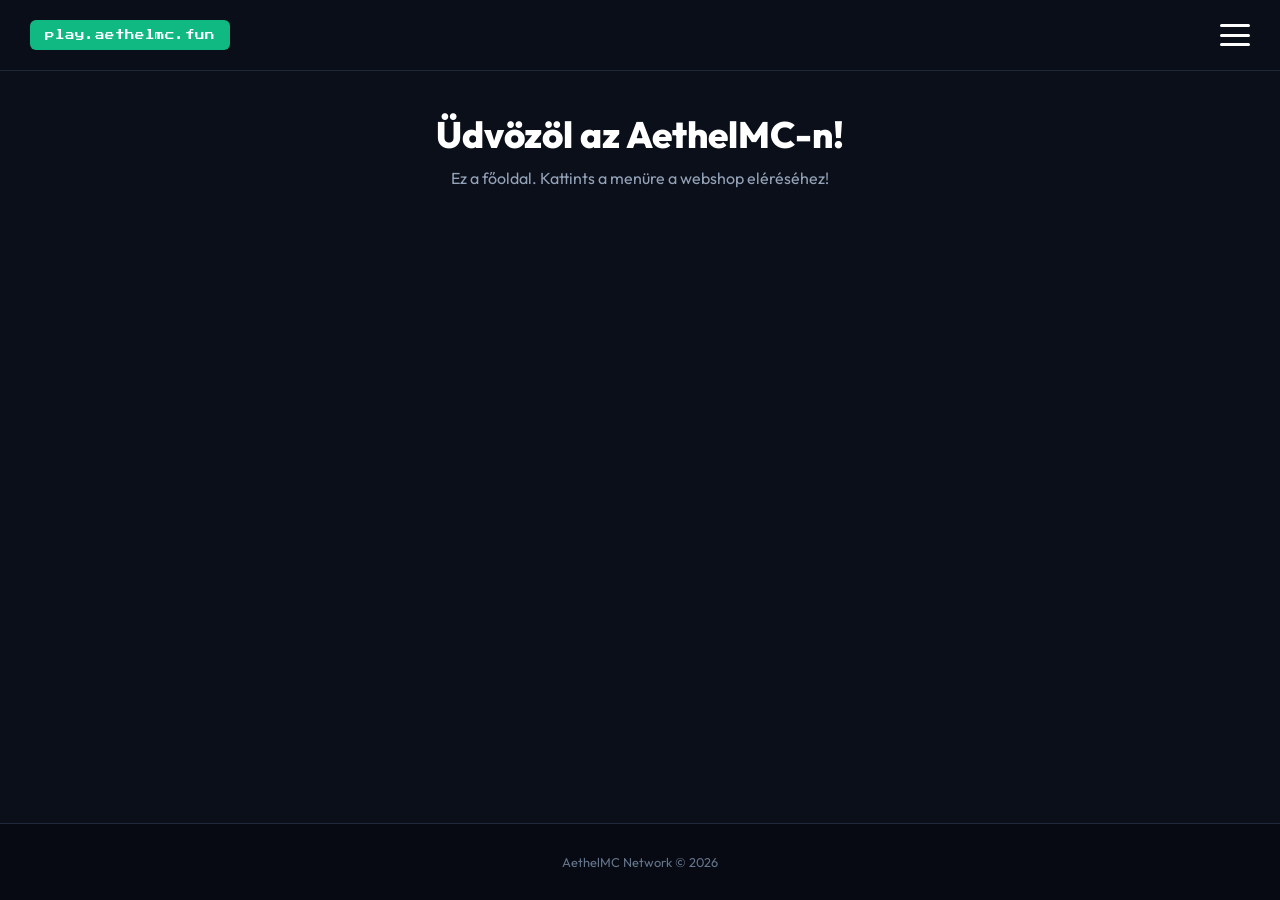
<file: webshop.html>
<!DOCTYPE html>
<html lang="hu">
<head>
    <meta charset="UTF-8">
    <meta name="viewport" content="width=device-width, initial-scale=1.0">
    <title>AethelMC | Főoldal</title>
    <link href="https://fonts.googleapis.com/css2?family=Press+Start+2P&family=Outfit:wght@400;600;800&display=swap" rel="stylesheet">
    <style>
        * { margin: 0; padding: 0; box-sizing: border-box; }
        body { background-color: #0b0f19; color: #fff; min-height: 100vh; display: flex; flex-direction: column; align-items: center; font-family: 'Outfit', sans-serif; overflow-x: hidden; }

        .top-header { width: 100%; display: flex; justify-content: space-between; align-items: center; padding: 20px 30px; background: rgba(11, 15, 25, 0.9); border-bottom: 1px solid #1f2937; position: sticky; top: 0; z-index: 1000; backdrop-filter: blur(10px); }
        .top-ip { background: #10b981; color: white; font-family: 'Press Start 2P', monospace; font-size: 0.6rem; padding: 10px 15px; border-radius: 6px; cursor: pointer; }
        
        .menu-toggle { display: flex; flex-direction: column; justify-content: space-between; width: 30px; height: 22px; cursor: pointer; z-index: 1001; }
        .menu-toggle span { display: block; height: 3px; width: 100%; background: #fff; border-radius: 3px; }

        .dropdown-menu { position: fixed; top: 0; right: -100%; width: 280px; height: 100vh; background: #0f172a; border-left: 1px solid #1e293b; display: flex; flex-direction: column; padding: 90px 30px 30px 30px; transition: 0.4s ease-in-out; z-index: 999; }
        .dropdown-menu.active { right: 0; }
        .dropdown-menu a { color: #cbd5e1; text-decoration: none; font-size: 1.1rem; font-weight: 600; margin-bottom: 20px; }
        .dropdown-menu a:hover { color: #8b5cf6; }

        .hero-container { width: 100%; display: flex; flex-direction: column; align-items: center; padding: 40px 20px; text-align: center; }
        h1 { font-size: 2.3rem; font-weight: 800; margin-bottom: 10px; color: #fff; }
        .subtitle { color: #94a3b8; font-size: 1rem; margin-bottom: 30px; }
        
        .footer-section { width: 100%; background: #070a12; padding: 30px 20px; border-top: 1px solid #1e293b; text-align: center; font-size: 0.8rem; color: #64748b; margin-top: auto; }
    </style>
</head>
<body>

    <div class="top-header">
        <div class="top-ip" onclick="copyIP()">play.aethelmc.fun</div>
        <div class="menu-toggle" onclick="toggleMenu()"><span></span><span></span><span></span></div>
    </div>

    <div class="dropdown-menu" id="dropdownMenu">
        <a href="index.html">🏠 Főoldal</a>
        <a href="webshop.html">🛒 Webshop & Rangok</a>
        <a href="https://discord.gg/IttADiscordLink" target="_blank">💬 Discord</a>
    </div>

    <div class="hero-container">
        <h1>Üdvözöl az AethelMC-n!</h1>
        <p class="subtitle">Ez a főoldal. Kattints a menüre a webshop eléréséhez!</p>
    </div>

    <div class="footer-section">
        <p>AethelMC Network &copy; 2026</p>
    </div>

    <script>
        function copyIP() { navigator.clipboard.writeText('play.aethelmc.fun'); alert('IP másolva!'); }
        function toggleMenu() { document.getElementById('dropdownMenu').classList.toggle('active'); }
    </script>
</body>
</html>
</file>
